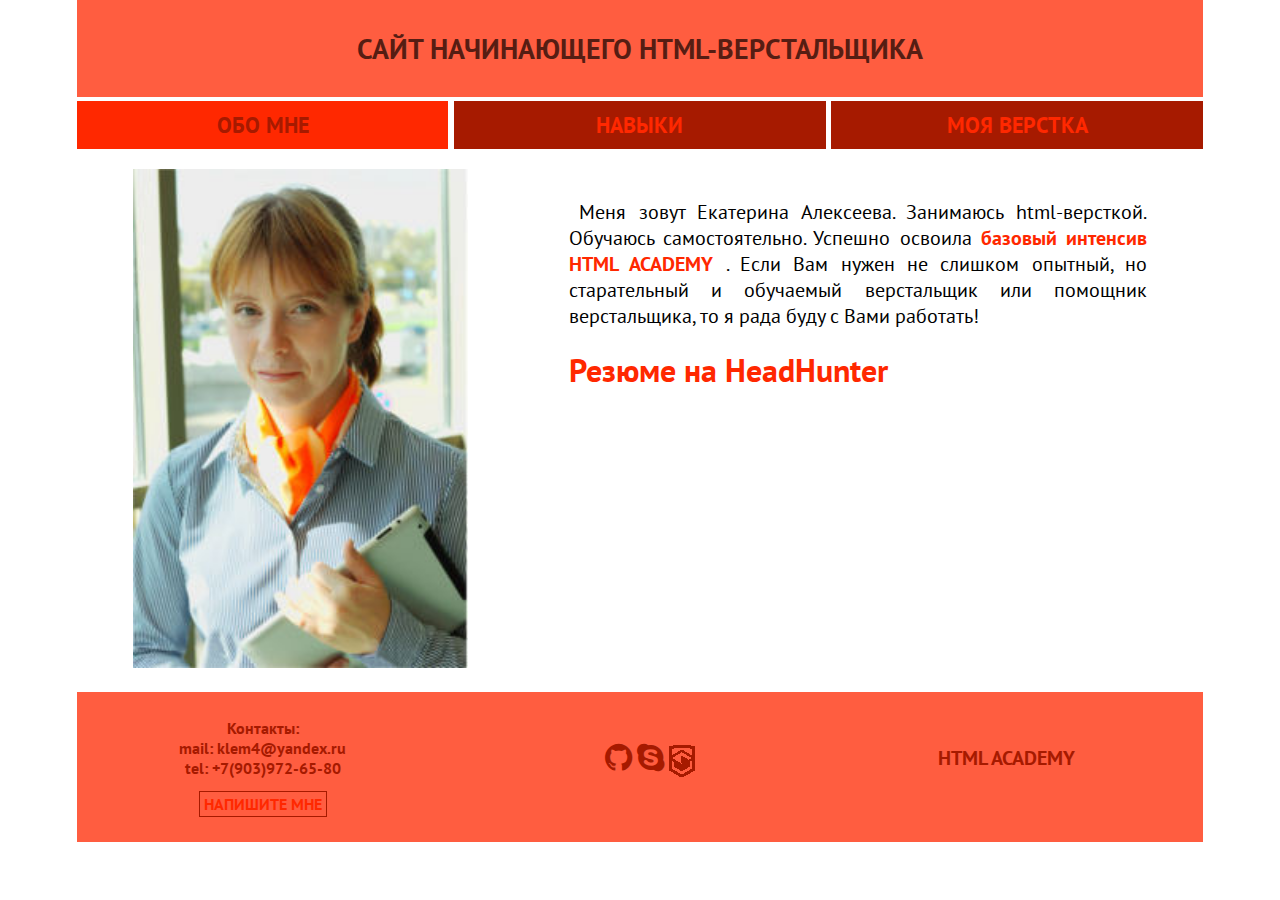
<file: index.html>
<!DOCTYPE html>
<html lang="ru-RU">

<head>
  <title>Обо мне</title>
  <meta charset="utf-8" />
  <link rel="stylesheet" href="css/normalize.css">
  <link rel="stylesheet" href="css/min.css">
  <link href='https://fonts.googleapis.com/css?family=PT+Sans:400,700' rel='stylesheet' type='text/css'>
  <link rel="stylesheet" href="https://maxcdn.bootstrapcdn.com/font-awesome/4.4.0/css/font-awesome.min.css"> </head>

<body>
  <div class="container">
    <header class="main-header">
      <h1>Сайт начинающего HTML-верстальщика</h1>
      <div class="main-menu"> 
   <a class="active" href="index.html">Обо мне</a><!--
        --><a href="skills.html">Навыки</a><!--
        --><a href="impose.html">Моя верстка</a> </div>
    </header>
    <div class="clearfix main-content">
      <div class="content-column main-foto"> <img src="img/kate.jpg" alt=""> </div>
      <!--
-->
      <div class="content-column main-text">
        <p> Меня зовут Екатерина Алексеева. Занимаюсь html-версткой. Обучаюсь самостоятельно. Успешно освоила
          <a href="https://htmlacademy.ru/intensive/htmlcss">
            <b>базовый интенсив</b> <b>HTML ACADEMY</b> </a>. Если Вам нужен не слишком опытный, но старательный и обучаемый верстальщик или помощник верстальщика, то я рада буду с Вами работать!
        </p>
          <a class="main-cv" href="http://hh.ru/resume/2f758b07ff0372a2a10039ed1f735077744664">Резюме на HeadHunter</a>
      </div>
    </div>
    <footer class="main-footer">
      <div class="footer-column contacts">
        <p>Контакты:
          <br/> mail: klem4@yandex.ru
          <br/> tel: +7(903)972-65-80</p> <a href="mailto:klem4@yandex.ru">Напишите мне</a> </div><!--
--><div class="footer-column social-btn">
        <a href="https://github.com/ekaleks"> <i class="fa fa-github"></i> </a>
        <a href="skype:klem323"> <i class="fa fa-skype"></i> </a>
        <a class="academy-prof" href="https://htmlacademy.ru/profile/id16605">
          <i class="fa-academy-prof"></i> </a>
      </div><!--
--><div class="footer-column link-academy">
        <a href="https://htmlacademy.ru/">HTML ACADEMY</a> </div>
    </footer>
  </div>
</body>

</html>
</file>
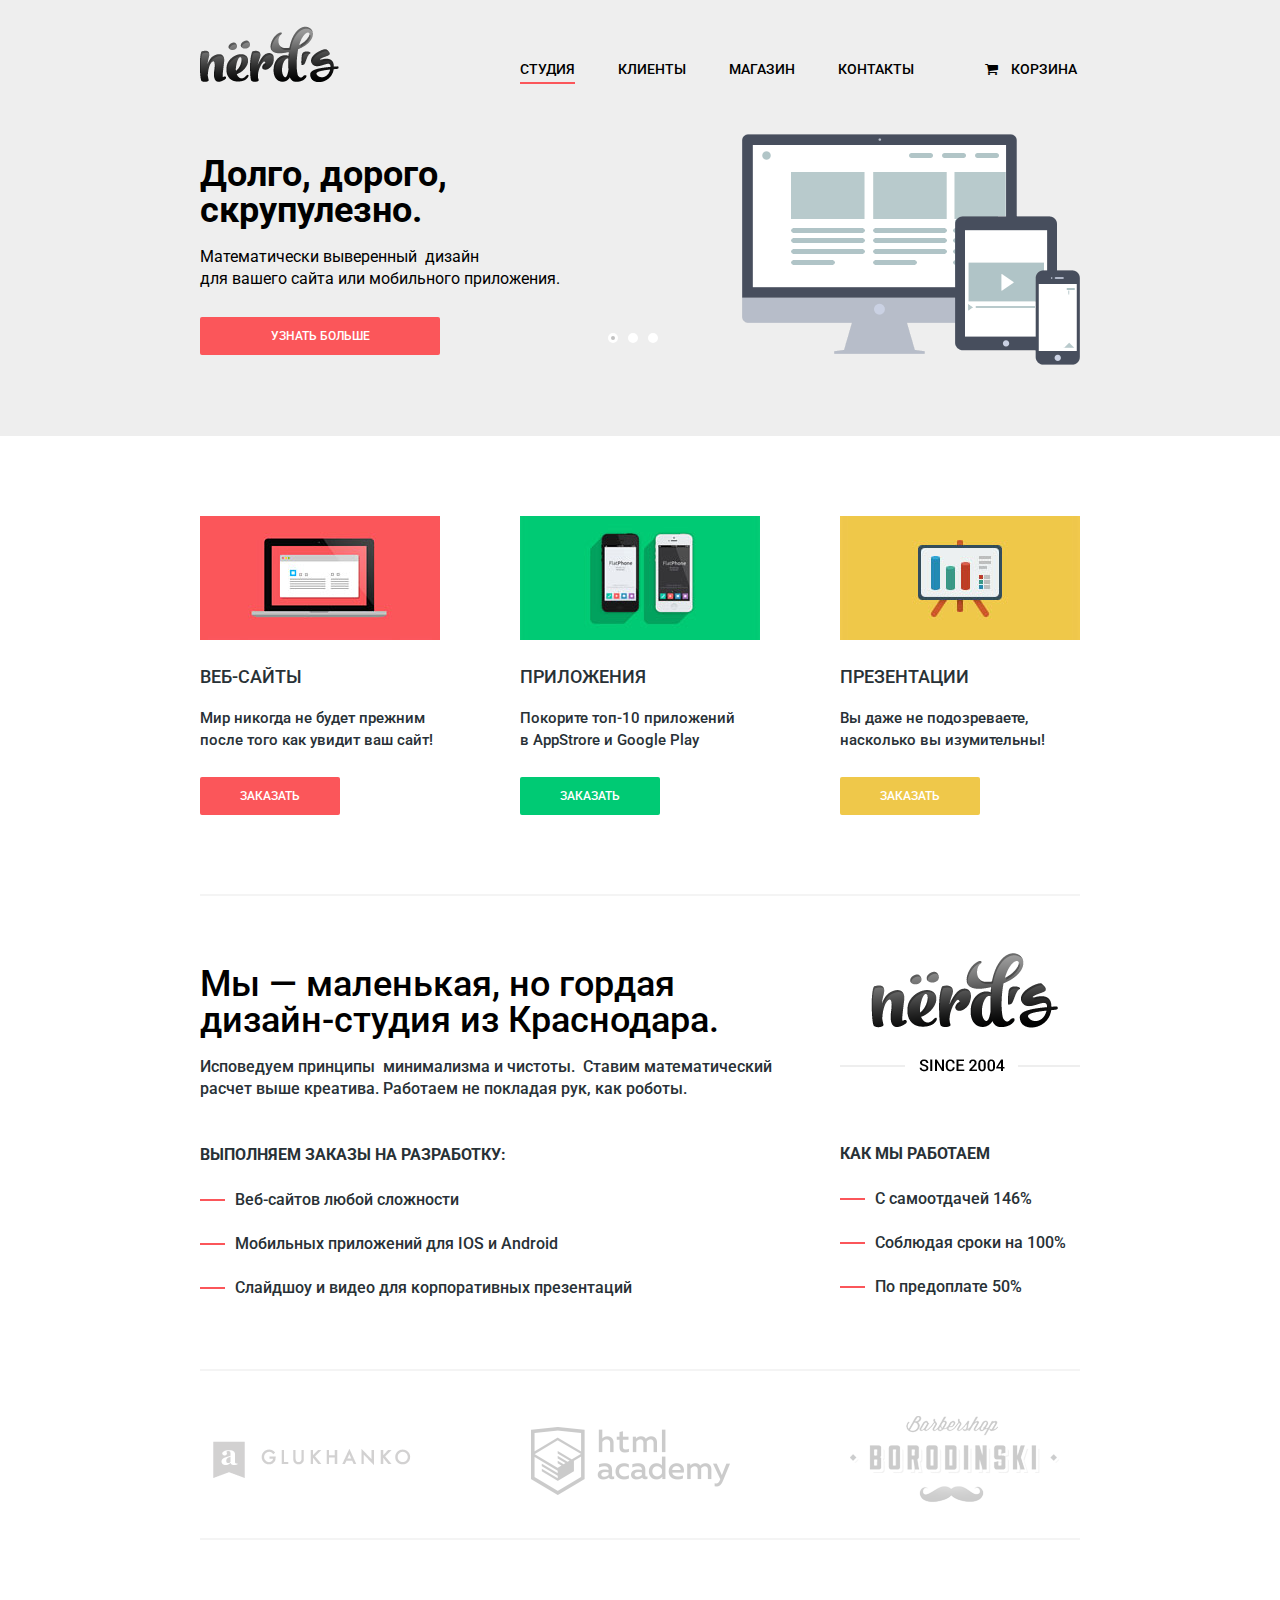
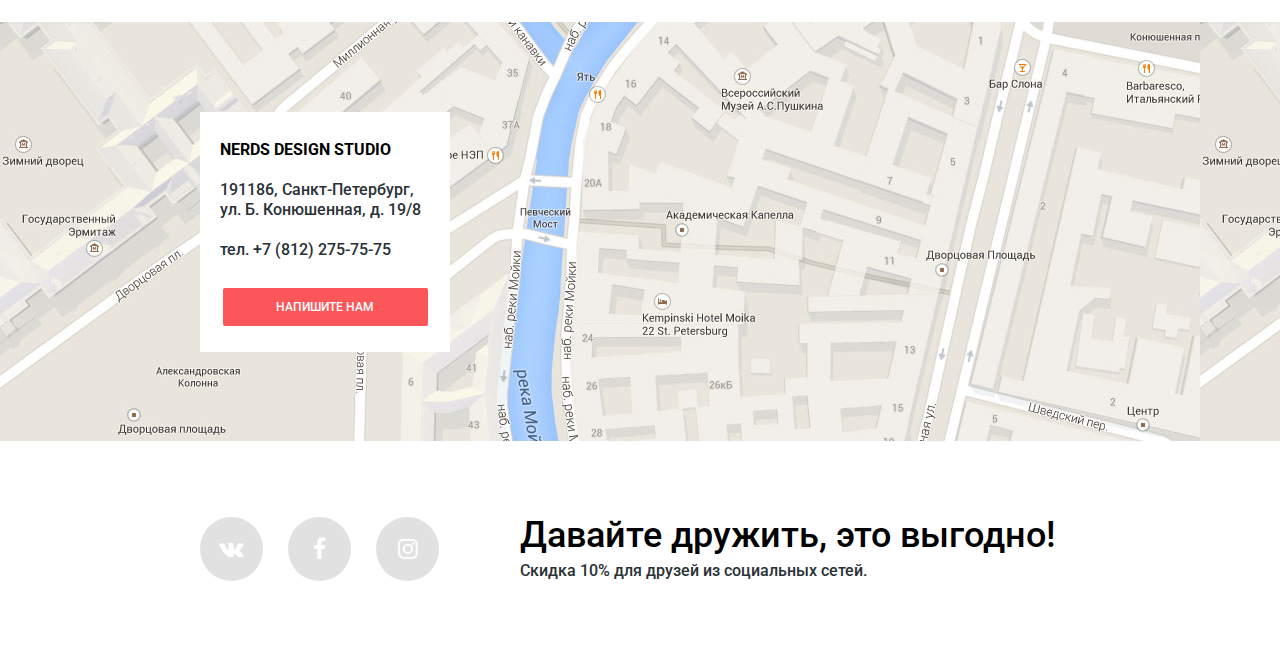
<file: nerds/index.html>
<!DOCTYPE html>
<html lang="ru">

<head>
  <meta charset="utf-8">
  <title>Дизайн-студия "Нёрдс"</title>
  <link rel="stylesheet" href="css/normalize.css">
  <link href="css/min.css" rel="stylesheet">
  <link href="https://fonts.googleapis.com/css?family=Roboto:300,500,400,700" rel="stylesheet" type="text/css">
  <link rel="stylesheet" href="https://maxcdn.bootstrapcdn.com/font-awesome/4.4.0/css/font-awesome.min.css"> </head>

<body class="home-page">
  <header class="main-header">
    <div class="container clearfix">
      <div class="logo">
        <a href="index.html"><img src="img/logo-head.png" width="139" height="56" alt="Nerd's"> </a>
      </div>
      <nav class="main-navigation">
        <ul>
          <li class="active"><a href="index.html">СТУДИЯ</a> </li><!--
          --><li><a href="#">КЛИЕНТЫ</a> </li><!--
          --><li><a href="catalog.html">МАГАЗИН</a> </li><!--
          --><li><a href="#">КОНТАКТЫ</a> </li>
        </ul>
      </nav>
      <div class="basket"> <a href="#"><i class="fa fa-shopping-cart"></i>КОРЗИНА</a> </div>
    </div>
  </header>
  <section class="slider">
    <div class="container clearfix">
      <div class="slide">
        <div class="info">
          <h2>Долго, дорого,<br/> скрупулезно.</h2>
          <p>Математически выверенный&#8194дизайн
            <br/> для вашего сайта или мобильного приложения.
          </p>
          <div class="btn"> <a href="#">УЗНАТЬ БОЛЬШЕ</a> </div>
        </div> <img src="img/slide.png" width="338" height="231" alt="Слайд"> </div>
      <div class="slide">
        <div class="info">
          <h2>Любите ли вы математику,<br/> как любим её мы?</h2>
          <p>Нашим дизайнерам мы удаляем нейроны, ответственные за креатив, чтобы дать им возможность все просчитать
          </p>
          <div class="btn"> <a href="#">УЗНАТЬ БОЛЬШЕ</a> </div>
        </div> <img src="img/calcul-slide.png" width="230" height="249" alt="Калькулятор"> </div>
      <div class="slide">
        <div class="info">
          <h2>Только наркотики,<br/> только хардкор!</h2>
          <p>Все дизайнерские решения в нашей компании принимаются только под воздействием качественных галлюциногенов</p>
          <div class="btn"> <a href="#">УЗНАТЬ БОЛЬШЕ</a> </div>
        </div> <img src="img/rainbow-slide.png" width="333" height="310" alt="Радуга"> </div>
      <div class="toggle">
        <a href="#" class="active"></a>
        <a href="#"></a>
        <a href="#"></a>
      </div>
    </div>
  </section>
  <div class="container clearfix">
    <section class="boxes clearfix">
      <div class="red"> <img src="img/computer-boxes.jpg" width="240" height="124" alt="computer">
        <h3>ВЕБ-САЙТЫ</h3>
        <p>Мир никогда не будет прежним после того как увидит ваш сайт! </p>
        <div class="btn"> <a href="#">ЗАКАЗАТЬ</a> </div>
      </div>
      <div class="green"> <img src="img/phone-boxes.jpg" width="240" height="124" alt="phone">
        <h3>ПРИЛОЖЕНИЯ</h3>
        <p>Покорите топ-10 приложений
          <br/> в AppStrore и Google Play </p>
        <div class="btn"> <a href="#">ЗАКАЗАТЬ</a> </div>
      </div>
      <div class="yellow"> <img src="img/display-boxes.jpg" width="240" height="124" alt="display">
        <h3>ПРЕЗЕНТАЦИИ</h3>
        <p>Вы даже не подозреваете, насколько вы изумительны! </p>
        <div class="btn"> <a href="#">ЗАКАЗАТЬ</a> </div>
      </div>
    </section>
    <section class="concept clearfix">
      <div class="what">
        <h2>Мы &mdash; маленькая, но гордая дизайн-студия из Краснодара.</h2>
        <p>Исповедуем принципы&#8194;минимализма и чистоты.&#8194;Ставим математический расчет выше креатива. Работаем не покладая рук, как роботы.</p>
        <h4>Выполняем заказы на разработку:</h4>
        <ul>
          <li>Веб-сайтов любой сложности</li>
          <li>Мобильных приложений для IOS и Android
          </li>
          <li>Слайдшоу и видео для корпоративных презентаций
          </li>
        </ul>
      </div>
      <div class="how"> <img src="img/logo-studio.png" width="240" height="119" alt="NERD'S">
        <h4>КАК МЫ РАБОТАЕМ</h4>
        <ul>
          <li>С самоотдачей 146%</li>
          <li>Соблюдая сроки на 100%</li>
          <li>По предоплате 50%</li>
        </ul>
      </div>
    </section>
    <section class="friendship">
      <a href="#"><img src="img/logo-gluk1.png" width="198" height="37" alt="Glukhanko"> </a><!--
       --><a href="#"><img src="img/logo-academy1.png" width="199" height="68" alt="html academy"> </a><!--
      --><a href="#"><img src="img/logo-borodinski1.png" width="209" height="90" alt="Barbershop BORODINSKY"> </a>
    </section>
  </div>
  <section class="map">
    <iframe src="https://www.google.com/maps/embed?pb=!1m18!1m12!1m3!1d3092.96548923285!2d30.319769728769398!3d59.93875687948612!2m3!1f0!2f0!3f0!3m2!1i1024!2i768!4f13.1!3m3!1m2!1s0x4696310fca5ba729%3A0xea9c53d4493c879f!2z0JHQvtC70YzRiNCw0Y8g0JrQvtC90Y7RiNC10L3QvdCw0Y8g0YPQuy4sIDE5LCDQodCw0L3QutGCLdCf0LXRgtC10YDQsdGD0YDQsywgMTkxMTg2!5e0!3m2!1sru!2sru!4v1446223620193" allowfullscreen></iframe>
    <div class="contacts">
      <div class="contact-inform">
        <h4>Nerds design studio</h4>
        <p>191186, Санкт-Петербург,
          <br/> ул. Б. Конюшенная, д. 19/8</p>
        <p>тел. +7 (812) 275-75-75</p>
        <div class="btn"> <a class="form-submission" href="#">НАПИШИТЕ НАМ</a> </div>
      </div>
      <div class="contacts-form">
        <a class="contacts-form-close" href="#"><i class="fa fa-times-circle"></i>
        </a>
        <form action="#" method="post">
          <div class="clearfix">
            <div class="name">
              <label> Ваше имя:
                <input type="text" name="name" placeholder="Представьтесь пожалуйста"> </label>
            </div>
            <div class="e-mail">
              <label> Ваш e-mail:
                <input type="text" name="e-mail" placeholder="Для отправки ответа"> </label>
            </div>
          </div>
          <label> Текст письма:
            <input type="text" name="wriht" placeholder="В свободной форме"> </label>
          <input type="submit" value="Отправить">
          <input type="submit" value="Отмена"> </form>
      </div>
    </div>
  </section>
  <footer class="main-footer">
    <div class="container clearfix">
      <div class="social-btn"> <a href="#"><i class="fa fa-vk"></i></a><!--
        --><a href="#"><i class="fa fa-facebook"></i></a><!--
		  --><a href="#"><i class="fa fa-instagram"></i></a> </div>
      <div class="friend">
        <h2>Давайте дружить, это выгодно!</h2>
        <p>Скидка 10% для друзей из социальных сетей.
        </p>
      </div>
    </div>
  </footer>
  <script src="js/min.js"></script>
</body>

</html>
</file>
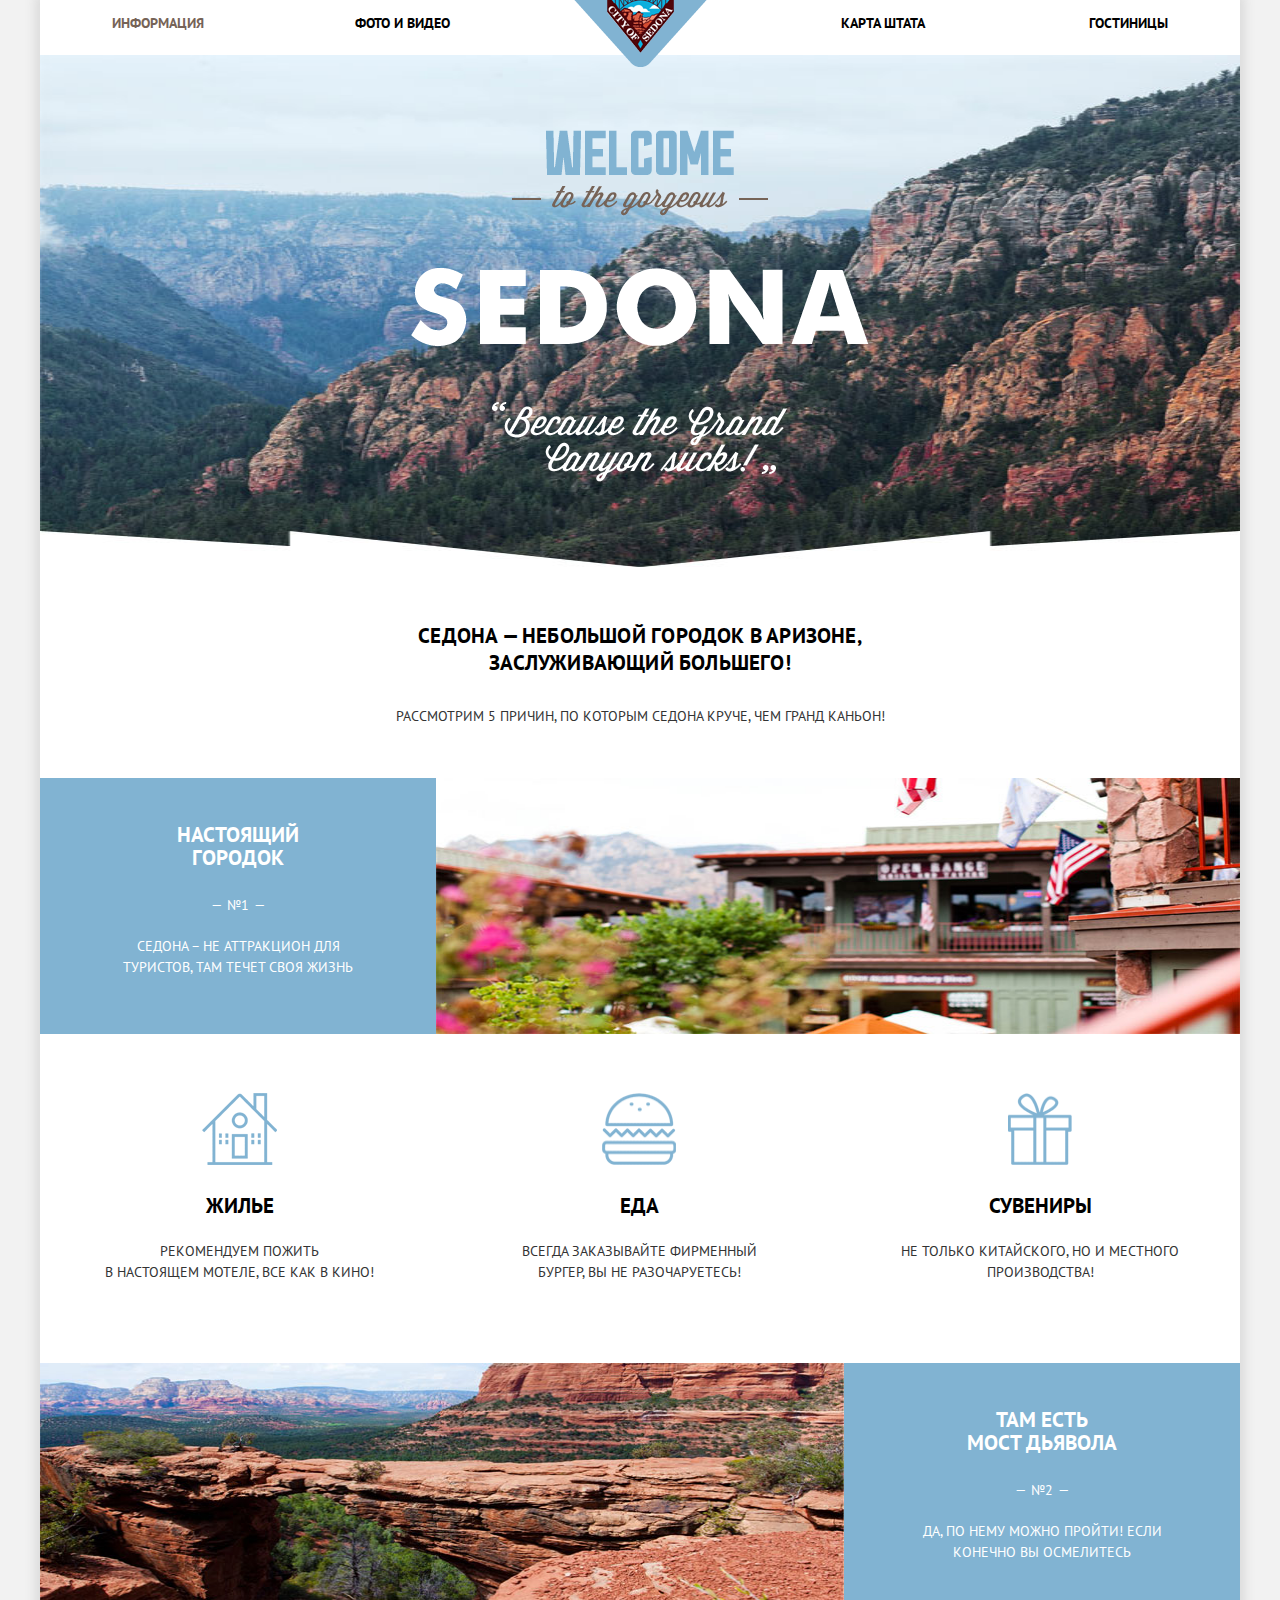
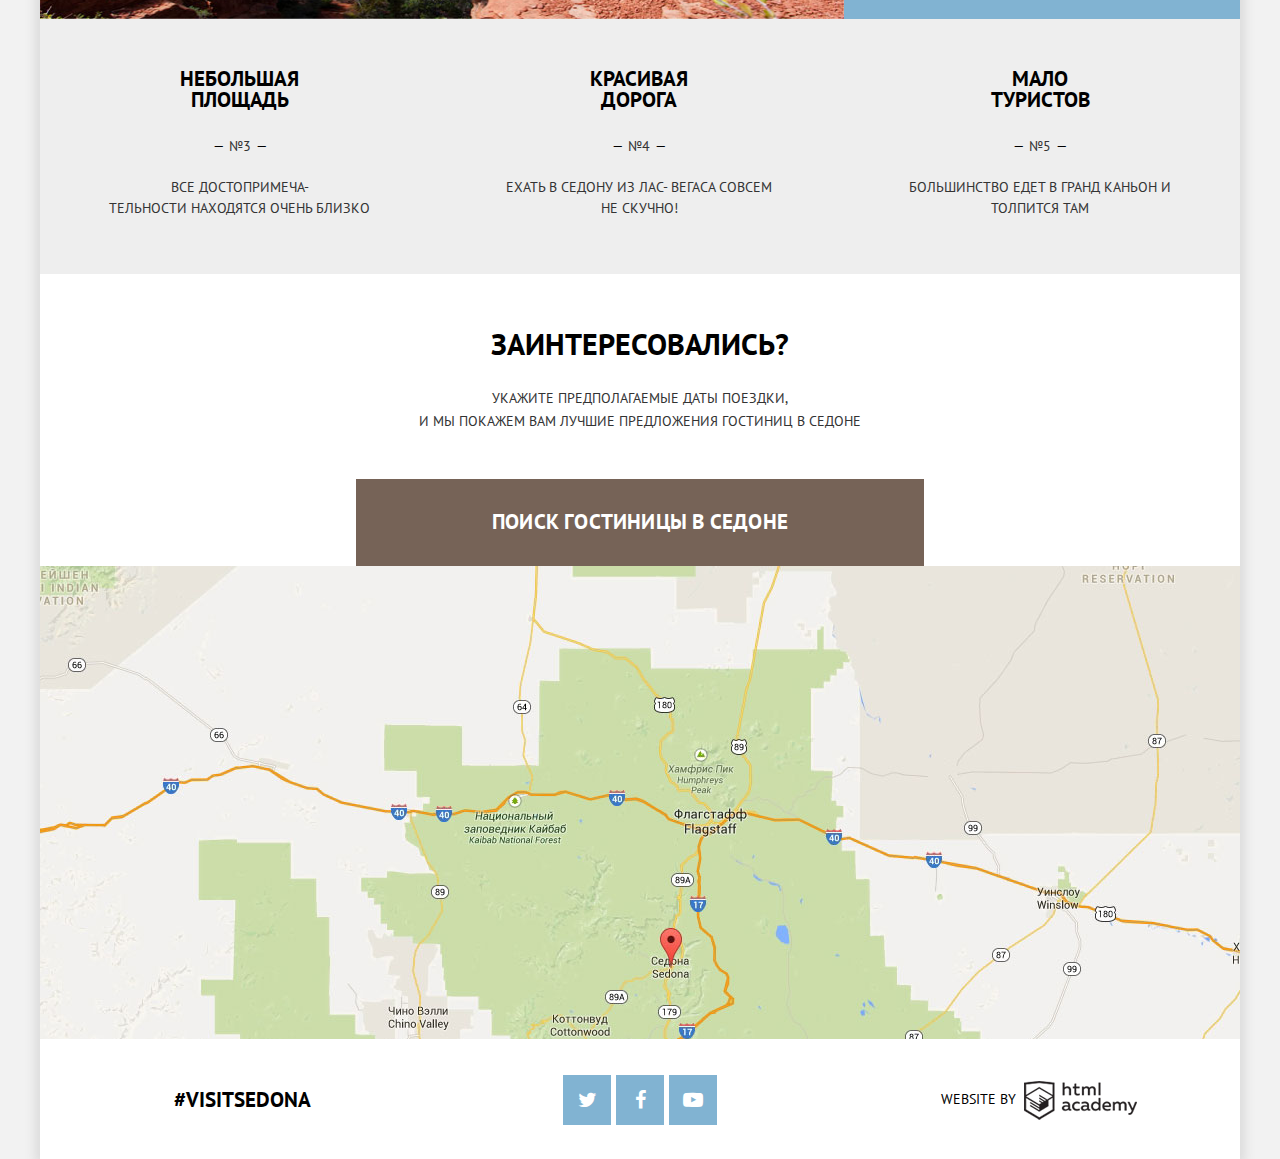
<file: sedona/index.html>
<!DOCTYPE html>
<html lang="ru">

<head>
  <title> Информация </title>  
  <meta charset="utf-8">
  <link rel="stylesheet" href="css/normalize.css">
  <link rel="stylesheet" href="css/style.css">
  <link href='https://fonts.googleapis.com/css?family=PT+Sans:400,700' rel='stylesheet' type='text/css'>
  <link rel="stylesheet" href="https://maxcdn.bootstrapcdn.com/font-awesome/4.4.0/css/font-awesome.min.css">
</head>


<body>
<div class="container">


<header class="main-header">
<nav class="main-navigation">
<div class="main-menu">
<a href="index.html" class="active">Информация</a><!--
--><a href="#">Фото и видео</a><!--
--><a href="#"></a><!--
--><a href="#">Карта штата</a><!--
--><a href="catalog.html">Гостиницы</a>
<div class="logo">
<img src="img/logo.png" alt="Логотип">
</div>
</div>
</nav>
</header>


<section class="welcome">
<img class="sedona-index-background" src="img/sedona-index-background.jpg" alt="" height="513">
<img class="sedona-index" src="img/sedona-index.png" alt="" width="458" height="352">
<h1>Седона &mdash; небольшой городок в Аризоне,<br/> заслуживающий большего!</h1>
<p>Рассмотрим 5 причин, по которым Седона круче, чем Гранд Каньон!</p>
</section>



<section class="real-town clearfix">
<div class="real-town-text">
<h2>Настоящий<br/> городок</h2>
<p><span>№1</span></p>
<p>Седона &ndash; не аттракцион для туристов, там течет своя жизнь</p>
</div>
<img src="img/real-town-background.jpg" class="real-town-img" alt="Настоящий городок" height="256">
</section>



<section class="info-general clearfix">
<div class="info-total info-hotel">
<img class="hotel" src="img/house.png" alt="Жилье" width="75" height="72">
<h2>Жилье</h2>
<p>Рекомендуем пожить<br/> в настоящем мотеле, все как в кино!</p>
</div>
<div class="info-total info-food">
<img class="food" src="img/food.png" alt="Еда" width="74" height="72">
<h2>Еда</h2>
<p>Всегда заказывайте фирменный бургер, вы&nbsp;не разочаруетесь!</p>
</div>
<div class="info-total info-gift">
<img class="gift" src="img/gift.png" alt="Сувениры" width="64" height="72">
<h2>Сувениры</h2>
<p>Не только китайского, но и местного производства!</p>
</div>
</section>



<section class="devil-bridge clearfix">
<img class="devil-bridge-img" src="img/devil's-bridge-background.jpg" alt="Мост дьявола" height="256">
<div class="devil-bridge-text">
<h2>Там есть<br/> мост дьявола</h2>
<p><span>№2</span></p>
<p>Да, по нему можно пройти!
Если конечно вы осмелитесь</p>
</div>
</section>



<section class="features clearfix">
<div class="features-total features-area">
<h2>Небольшая<br/> площадь</h2>
<p><span>№3</span></p>
<p>Все достопримеча-<br/>тельности находятся очень близко</p>
</div>
<div class="features-total features-road">
<h2>Красивая<br/> дорога</h2>
<p><span>№4</span></p>
<p>Ехать в Седону из Лас-&nbsp;Вегаса совсем<br/> не скучно!</p>
</div>
<div class="features-total features-traffic">
<h2>Мало<br/> туристов</h2>
<p><span>№5</span></p>
<p>Большинство едет в Гранд Каньон и толпится там</p>
</div>
</section>



<section class="search-hotel">
<h1>Заинтересовались?</h1>
<p>Укажите предполагаемые даты поездки,<br/>
и мы покажем вам лучшие предложения гостиниц в Седоне</p>
<a href="#" class="btn btn-search">Поиск гостиницы в седоне</a>
</section>
<form action="#" method="post" class="form-search-hotel" >
<a href="#" class="form-search-hotel-close"><i class="fa fa-times-circle"></i></a>
<label for="date-arrival">Дата заезда:</label>
<input type="text" id="date-arrival" value="24 апреля 2014">
<label for="date-depart">Дата выезда:</label>
<input type="text" id="date-depart" value="4 июля 2014">
<label for="adults">Взрослые:</label>
<input type="text" id="adults" value="2">
<label for="childs">Дети:</label>
<input type="text" id="childs" value="0">
<a href="">Найти</a>

</form>



<section class="map">

<iframe src="https://www.google.com/maps/embed?pb=!1m18!1m12!1m3!1d104770.2007902291!2d-111.86517909680701!3d34.854499195230936!2m3!1f0!2f0!3f0!3m2!1i1024!2i768!4f13.1!3m3!1m2!1s0x872da132f942b00d%3A0x5548c523fa6c8efd!2z0KHQtdC00L7QvdCwLCDQkNGA0LjQt9C-0L3QsCA4NjMzNiwg0KHQqNCQ!5e0!3m2!1sru!2sru!4v1462797055892"  height="473" style="border-width:0" allowfullscreen></iframe>
</section>



<footer class="main-footer clearfix">

<div class="visit">
<a href="#">#Visitsedona</a>
</div>
<div class="social-btn">
<a href="#"><i class="fa fa-twitter"></i></a><!--
--><a href="#"><i class="fa fa-facebook"></i></a><!--
--><a href="#"><i class="fa fa-youtube-play"></i></a>
</div>
<div class="academy">
<a href="index.html">
<div>WEBSITE BY</div>
<div class="academy-img"></div>
</a>
</div>
</footer>


</div>
<script src="js/sedona.js"></script>
</body>
</file>
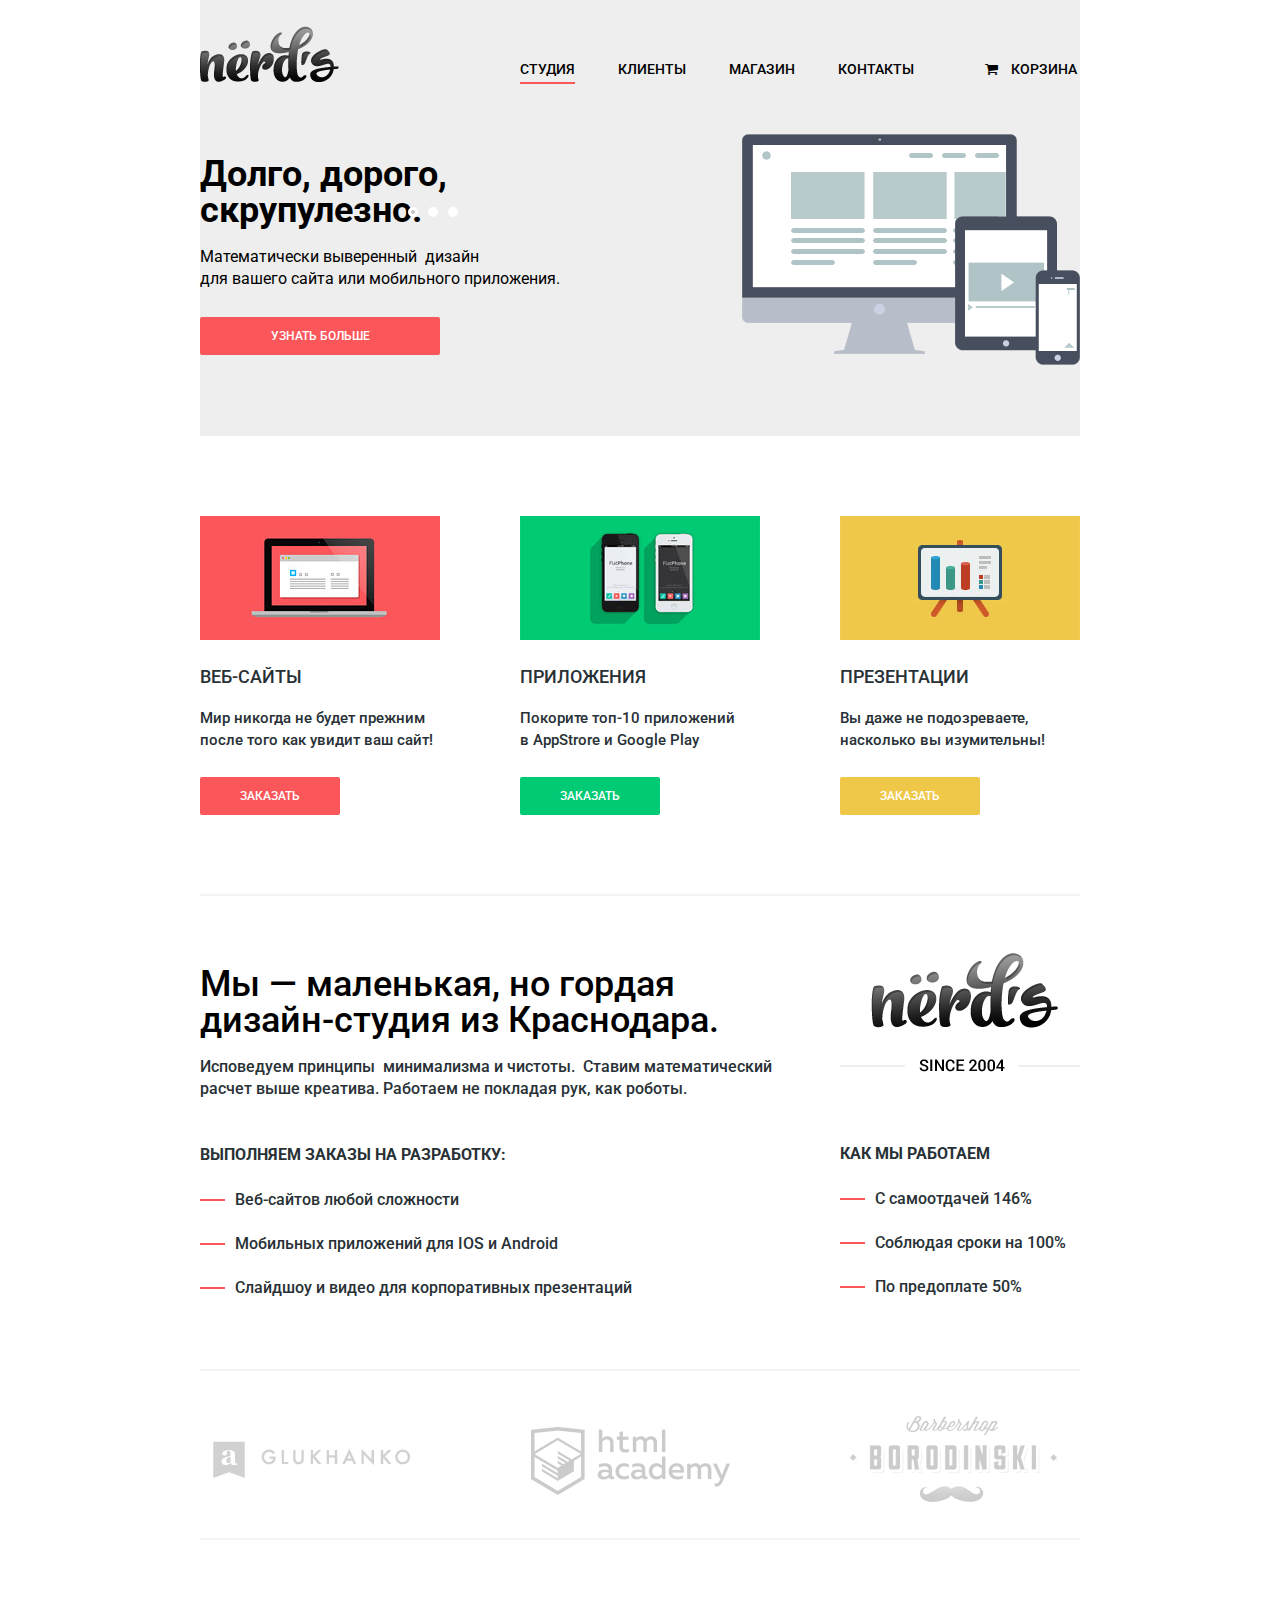
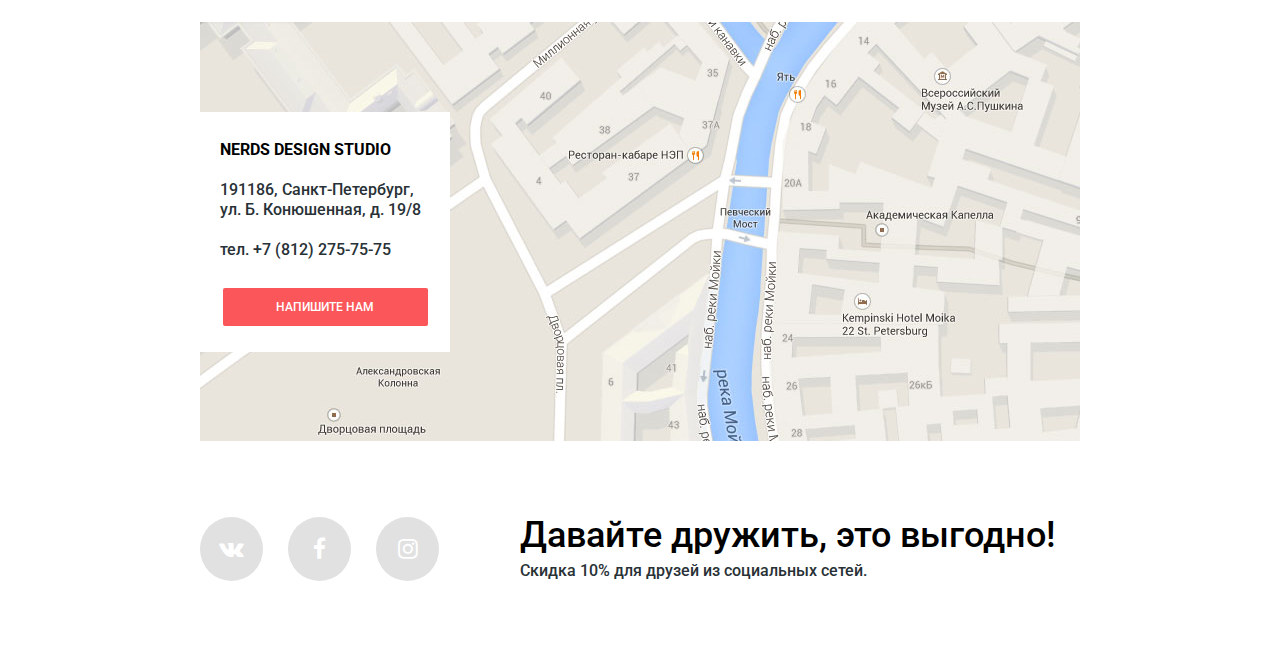
<file: nerds/img/index.html>
<!DOCTYPE html>
<html lang="ru">

<head>
  <meta charset="utf-8">
  <title>Дизайн-студия "Нёрдс"</title>
  <link rel="stylesheet" href="css/normalize.css">
  <link href="css/min.css" rel="stylesheet">
  <link href="https://fonts.googleapis.com/css?family=Roboto:300,500,400,700" rel="stylesheet" type="text/css">
  <link rel="stylesheet" href="https://maxcdn.bootstrapcdn.com/font-awesome/4.4.0/css/font-awesome.min.css"> </head>

<body class="home-page">
  <header class="main-header container clearfix ">
      <div class="logo">
        <a href="index.html"><img src="img/logo-head.png" width="139" height="56" alt="Nerd's"> </a>
      </div>
      <nav class="main-navigation">
        <ul>
          <li class="active"><a href="index.html">СТУДИЯ</a> </li><!--
          --><li><a href="#">КЛИЕНТЫ</a> </li><!--
          --><li><a href="catalog.html">МАГАЗИН</a> </li><!--
          --><li><a href="#">КОНТАКТЫ</a> </li>
        </ul>
      </nav>
      <div class="basket"> <a href="#"><i class="fa fa-shopping-cart"></i>КОРЗИНА</a> </div>
  </header>
  <section class="slider container clearfix">
   
      <div class="slide">	
        <div class="info">
          <h2>Долго, дорого,<br/> скрупулезно.</h2>
          <p>Математически выверенный&#8194дизайн
            <br/> для вашего сайта или мобильного приложения.
          </p>
          <div class="btn"> <a href="#">УЗНАТЬ БОЛЬШЕ</a> </div>
        </div> <img src="img/slide.png" width="338" height="231" alt="Слайд">
		</div>
      <div class="slide">
        <div class="info">
          <h2>Любите ли вы математику,<br/> как любим её мы?</h2>
          <p>Нашим дизайнерам мы удаляем нейроны, ответственные за креатив, чтобы дать им возможность все просчитать
          </p>
          <div class="btn"> <a href="#">УЗНАТЬ БОЛЬШЕ</a> </div>
        </div> <img src="img/calcul-slide.png" width="230" height="249" alt="Калькулятор"> </div>
      <div class="slide">
        <div class="info">
          <h2>Только наркотики,<br/> только хардкор!</h2>
          <p>Все дизайнерские решения в нашей компании принимаются только под воздействием качественных галлюциногенов</p>
          <div class="btn"> <a href="#">УЗНАТЬ БОЛЬШЕ</a> </div>
        </div> <img src="img/rainbow-slide.png" width="333" height="310" alt="Радуга"> </div>
      <div class="toggle">
        <a href="#" class="active"></a>
        <a href="#"></a>
        <a href="#"></a>
      </div>
    
  </section>
  <div class="container clearfix">
    <section class="boxes clearfix">
      <div class="red"> <img src="img/computer-boxes.jpg" width="240" height="124" alt="computer">
        <h3>ВЕБ-САЙТЫ</h3>
        <p>Мир никогда не будет прежним после того как увидит ваш сайт! </p>
        <div class="btn"> <a href="#">ЗАКАЗАТЬ</a> </div>
      </div>
      <div class="green"> <img src="img/phone-boxes.jpg" width="240" height="124" alt="phone">
        <h3>ПРИЛОЖЕНИЯ</h3>
        <p>Покорите топ-10 приложений
          <br/> в AppStrore и Google Play </p>
        <div class="btn"> <a href="#">ЗАКАЗАТЬ</a> </div>
      </div>
      <div class="yellow"> <img src="img/display-boxes.jpg" width="240" height="124" alt="display">
        <h3>ПРЕЗЕНТАЦИИ</h3>
        <p>Вы даже не подозреваете, насколько вы изумительны! </p>
        <div class="btn"> <a href="#">ЗАКАЗАТЬ</a> </div>
      </div>
    </section>
    <section class="concept clearfix">
      <div class="what">
        <h2>Мы &mdash; маленькая, но гордая дизайн-студия из Краснодара.</h2>
        <p>Исповедуем принципы&#8194;минимализма и чистоты.&#8194;Ставим математический расчет выше креатива. Работаем не покладая рук, как роботы.</p>
        <h4>Выполняем заказы на разработку:</h4>
        <ul>
          <li>Веб-сайтов любой сложности</li>
          <li>Мобильных приложений для IOS и Android
          </li>
          <li>Слайдшоу и видео для корпоративных презентаций
          </li>
        </ul>
      </div>
      <div class="how"> <img src="img/logo-studio.png" width="240" height="119" alt="NERD'S">
        <h4>КАК МЫ РАБОТАЕМ</h4>
        <ul>
          <li>С самоотдачей 146%</li>
          <li>Соблюдая сроки на 100%</li>
          <li>По предоплате 50%</li>
        </ul>
      </div>
    </section>
    <section class="friendship">
      <a href="#"><img src="img/logo-gluk1.png" width="198" height="37" alt="Glukhanko"> </a><!--
       --><a href="#"><img src="img/logo-academy1.png" width="199" height="68" alt="html academy"> </a><!--
      --><a href="#"><img src="img/logo-borodinski1.png" width="209" height="90" alt="Barbershop BORODINSKY"> </a>
    </section>
  </div>
  <section class="map container">
    <iframe src="https://www.google.com/maps/embed?pb=!1m18!1m12!1m3!1d3092.96548923285!2d30.319769728769398!3d59.93875687948612!2m3!1f0!2f0!3f0!3m2!1i1024!2i768!4f13.1!3m3!1m2!1s0x4696310fca5ba729%3A0xea9c53d4493c879f!2z0JHQvtC70YzRiNCw0Y8g0JrQvtC90Y7RiNC10L3QvdCw0Y8g0YPQuy4sIDE5LCDQodCw0L3QutGCLdCf0LXRgtC10YDQsdGD0YDQsywgMTkxMTg2!5e0!3m2!1sru!2sru!4v1446223620193" allowfullscreen></iframe>
    <div class="contacts">
      <div class="contact-inform">
        <h4>Nerds design studio</h4>
        <p>191186, Санкт-Петербург,
          <br/> ул. Б. Конюшенная, д. 19/8</p>
        <p>тел. +7 (812) 275-75-75</p>
        <div class="btn"> <a class="form-submission" href="#">НАПИШИТЕ НАМ</a> </div>
      </div>
      <div class="contacts-form">
        <a class="contacts-form-close" href="#"><i class="fa fa-times-circle"></i>
        </a>
        <form action="#" method="post">
          <div class="clearfix">
            <div class="name">
              <label> Ваше имя:
                <input type="text" name="name" placeholder="Представьтесь пожалуйста"> </label>
            </div>
            <div class="e-mail">
              <label> Ваш e-mail:
                <input type="text" name="e-mail" placeholder="Для отправки ответа"> </label>
            </div>
          </div>
          <label> Текст письма:
            <input type="text" name="wriht" placeholder="В свободной форме"> </label>
          <input type="submit" value="Отправить">
          <input type="submit" value="Отмена"> </form>
      </div>
    </div>
  </section>
  <footer class="main-footer">
    <div class="container clearfix">
      <div class="social-btn"> <a href="#"><i class="fa fa-vk"></i></a><!--
        --><a href="#"><i class="fa fa-facebook"></i></a><!--
		  --><a href="#"><i class="fa fa-instagram"></i></a> </div>
      <div class="friend">
        <h2>Давайте дружить, это выгодно!</h2>
        <p>Скидка 10% для друзей из социальных сетей.
        </p>
      </div>
    </div>
  </footer>
  <script src="js/min.js"></script>
</body>

</html>
</file>
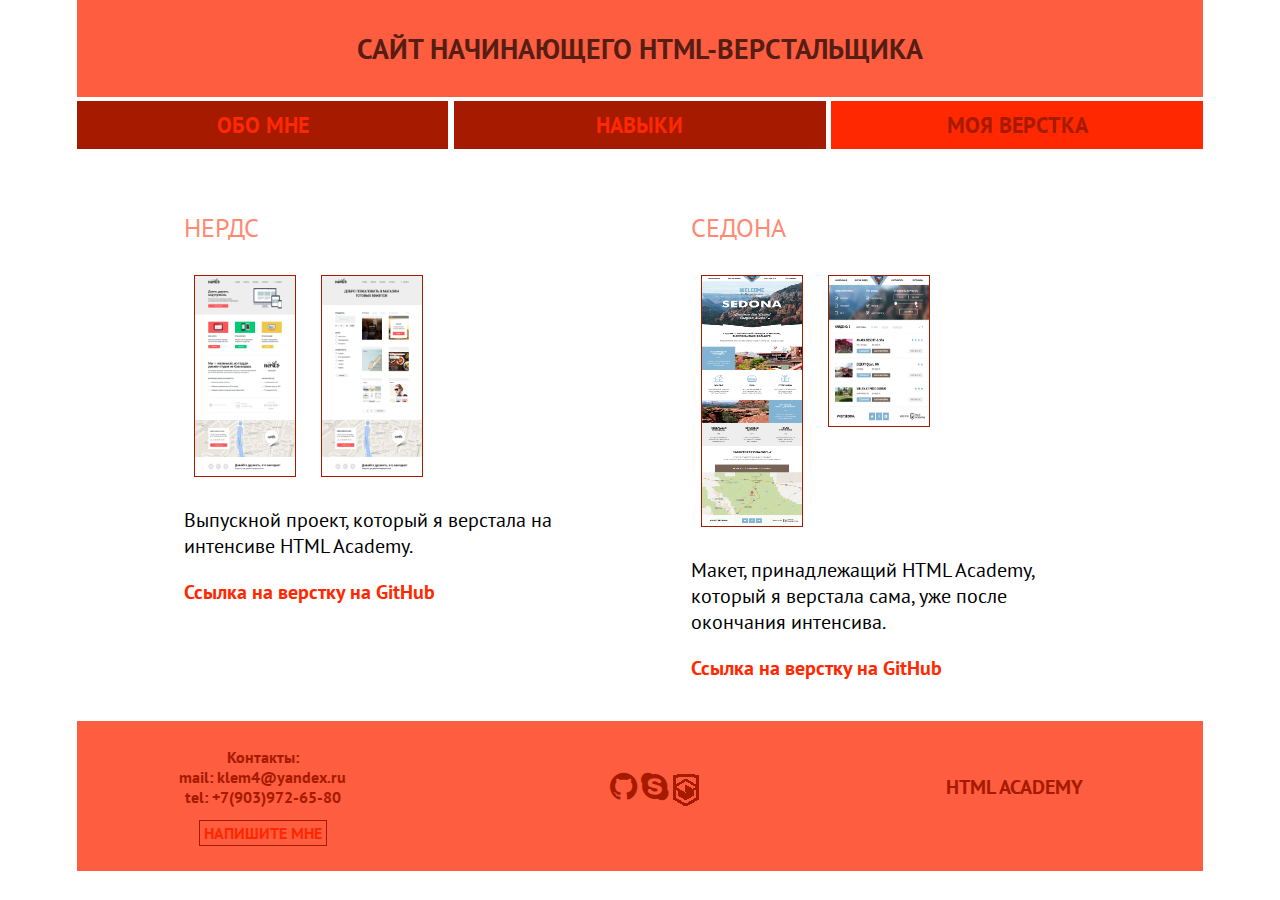
<file: impose.html>
<!DOCTYPE html>
<html lang="ru-RU">

<head>
  <title>Моя верстка</title>
  <meta charset="utf-8" />
  <link rel="stylesheet" href="css/normalize.css">
  <link rel="stylesheet" href="css/min.css">
  <link href='https://fonts.googleapis.com/css?family=PT+Sans:400,700' rel='stylesheet' type='text/css'>
  <link rel="stylesheet" href="https://maxcdn.bootstrapcdn.com/font-awesome/4.4.0/css/font-awesome.min.css">
</head>

<body>
  <div class="container">
    <header class="main-header">
      <h1>Сайт начинающего HTML-верстальщика</h1>
      <div class="main-menu">
        <a href="index.html">Обо мне</a><!--
--><a href="skills.html">Навыки</a><!--
--><a class="active" href="impose.html">Моя верстка</a>
      </div>
    </header>





    <div class="main-content-impose clearfix">

      <div class=" project-nerds">
        <h2>Нердс</h2>

        <a class="nerds-index-img" href="#popap-nerds-index"><img src="img/nerds1.jpg" alt="" width="100" height="200">
        </a>
        <!--
-->
        <a class="nerds-catalog-img" href="#popap-nerds-catalog"><img src="img/nerds-katalog2.png" alt="" width="100" height="200">
        </a>
        <div class="popap-nerds-index" id="popap-nerds-index">
          <a class="popap-close" href="#"><i class="fa fa-times" ></i></a>
          <a class="show-project" href="nerds/index.html">Посмотреть</a>
        </div>
        <div class="popap-nerds-catalog" id="popap-nerds-catalog">
          <a class="popap-close" href="#"><i class="fa fa-times" ></i></a>
          <a class="show-project" href="nerds/catalog.html">Посмотреть</a>
        </div>
        <p>Выпускной проект, который я верстала на интенсиве HTML Academy.</p>
        <a href="https://github.com/ekaleks/nerds">Ссылка на верстку на GitHub</a>
      </div>

      <div class="project-sedona">
        <h2>Седона</h2>
        <a class="sedona-index-img" href="#popap-sedona-index"><img src="img/sedona-index-768.jpg" alt="" width="100" height="250">
        </a>
        <!--
-->
        <a class="sedona-catalog-img" href="#popap-sedona-catalog"><img src="img/sedona-768.jpg" alt="" width="100" height="150">
        </a>
        <div class="popap-sedona-index" id="popap-sedona-index">
          <a class="popap-close" href="#"><i class="fa fa-times" ></i></i></a>
          <a class="show-project" href="sedona/index.html">Посмотреть</a>
        </div>
        <div class="popap-sedona-catalog" id="popap-sedona-catalog">
          <a class="popap-close" href="#"><i class="fa fa-times" ></i></a>
          <a class="show-project" href="sedona/catalog.html">Посмотреть</a>
        </div>
        <p>Макет, принадлежащий HTML Academy, который я верстала сама, уже после окончания интенсива.</p>
        <a href="https://github.com/ekaleks/sedona">Ссылка на верстку на GitHub</a>
      </div>

    </div>



    <footer class="main-footer">

      <div class="footer-column contacts">
        <p>Контакты:
          <br/> mail: klem4@yandex.ru
          <br/> tel: +7(903)972-65-80</p>
        <a href="mailto:klem4@yandex.ru">Напишите мне</a>
      </div>
      <!--

-->
      <div class="footer-column social-btn">
        <a href="https://github.com/ekaleks">
          <i class="fa fa-github"></i>
        </a>
        <a href="skype:klem323">
          <i class="fa fa-skype"></i>
        </a>
        <a class="academy-prof" href="https://htmlacademy.ru/profile/id16605">
          <i class="fa-academy-prof"></i>
        </a>
      </div>
      <!--

-->
      <div class="footer-column link-academy">
        <a href="https://htmlacademy.ru/">HTML ACADEMY</a>
      </div>
    </footer>
  </div>
</body>

</html>
</file>
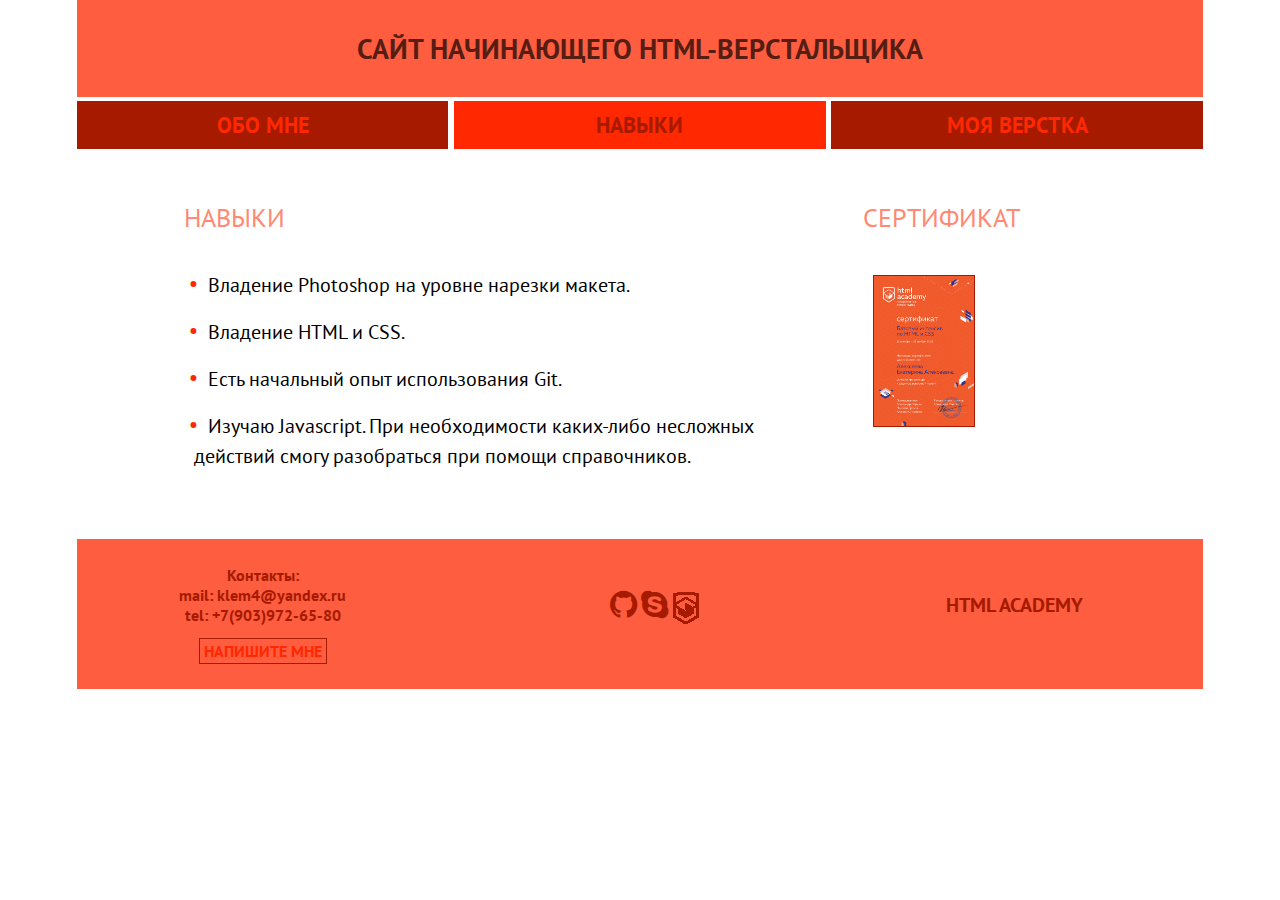
<file: skills.html>
<!DOCTYPE html>
<html lang="ru-RU">

<head>
  <title>Навыки</title>
  <meta charset="utf-8" />
  <link rel="stylesheet" href="css/normalize.css">
  <link rel="stylesheet" href="css/min.css">
  <link href='https://fonts.googleapis.com/css?family=PT+Sans:400,700' rel='stylesheet' type='text/css'>
  <link rel="stylesheet" href="https://maxcdn.bootstrapcdn.com/font-awesome/4.4.0/css/font-awesome.min.css">
</head>

<body>
  <div class="container">
    <header class="main-header">
      <h1>Сайт начинающего HTML-верстальщика</h1>
      <div class="main-menu">
        <a href="index.html">Обо мне</a><!--
--><a class="active" href="skills.html">Навыки</a><!--
--><a href="impose.html">Моя верстка</a>
      </div>
    </header>
 
 
    <div class="clearfix main-content-skills">

      <div class="main-skills">
        <h2>Навыки</h2>
        <ul>

          <li> Владение Photoshop на уровне нарезки макета.
          </li>

          <li> Владение HTML и CSS.
          </li>

          <li> Есть начальный опыт использования Git.
          </li>
          
          <li> Изучаю Javascript. При необходимости каких-либо несложных действий 
          смогу разобраться при помощи справочников.
          </li>
          

        </ul>
      </div>

      <div class="main-certificate">
        <h2>Сертификат
</h2>
        <div>
          <a class="popap-certificate-img" href="#">
            <img src="img/HTMLAcademy-16605.jpeg" alt="" width="100" height="150">
          </a>
          <div class="popap-certificate">
            <a class="popap-close" href="#">
              <i class="fa fa-times"></i>
            </a>
          </div>
        </div>
      </div>
    </div>


    <footer class="main-footer">

      <div class="footer-column contacts">
        <p>Контакты:
          <br/> mail: klem4@yandex.ru
          <br/> tel: +7(903)972-65-80</p>
        <a href="mailto:klem4@yandex.ru">Напишите мне</a>
      </div>
      <!--

-->
      <div class="footer-column social-btn">
        <a href="https://github.com/ekaleks"><i class="fa fa-github"></i></a>
        <a href="skype:klem323"><i class="fa fa-skype"></i></a>
        <a href="https://htmlacademy.ru/profile/id16605" class="academy-prof"><i class="fa-academy-prof"></i></a>
      </div>
      <!--

-->
      <div class="footer-column link-academy">
        <a href="https://htmlacademy.ru/">HTML ACADEMY</a>
      </div>
    </footer>
  </div>
  <script src="js/ekaleks.js"></script>
</body>

</html>
</file>
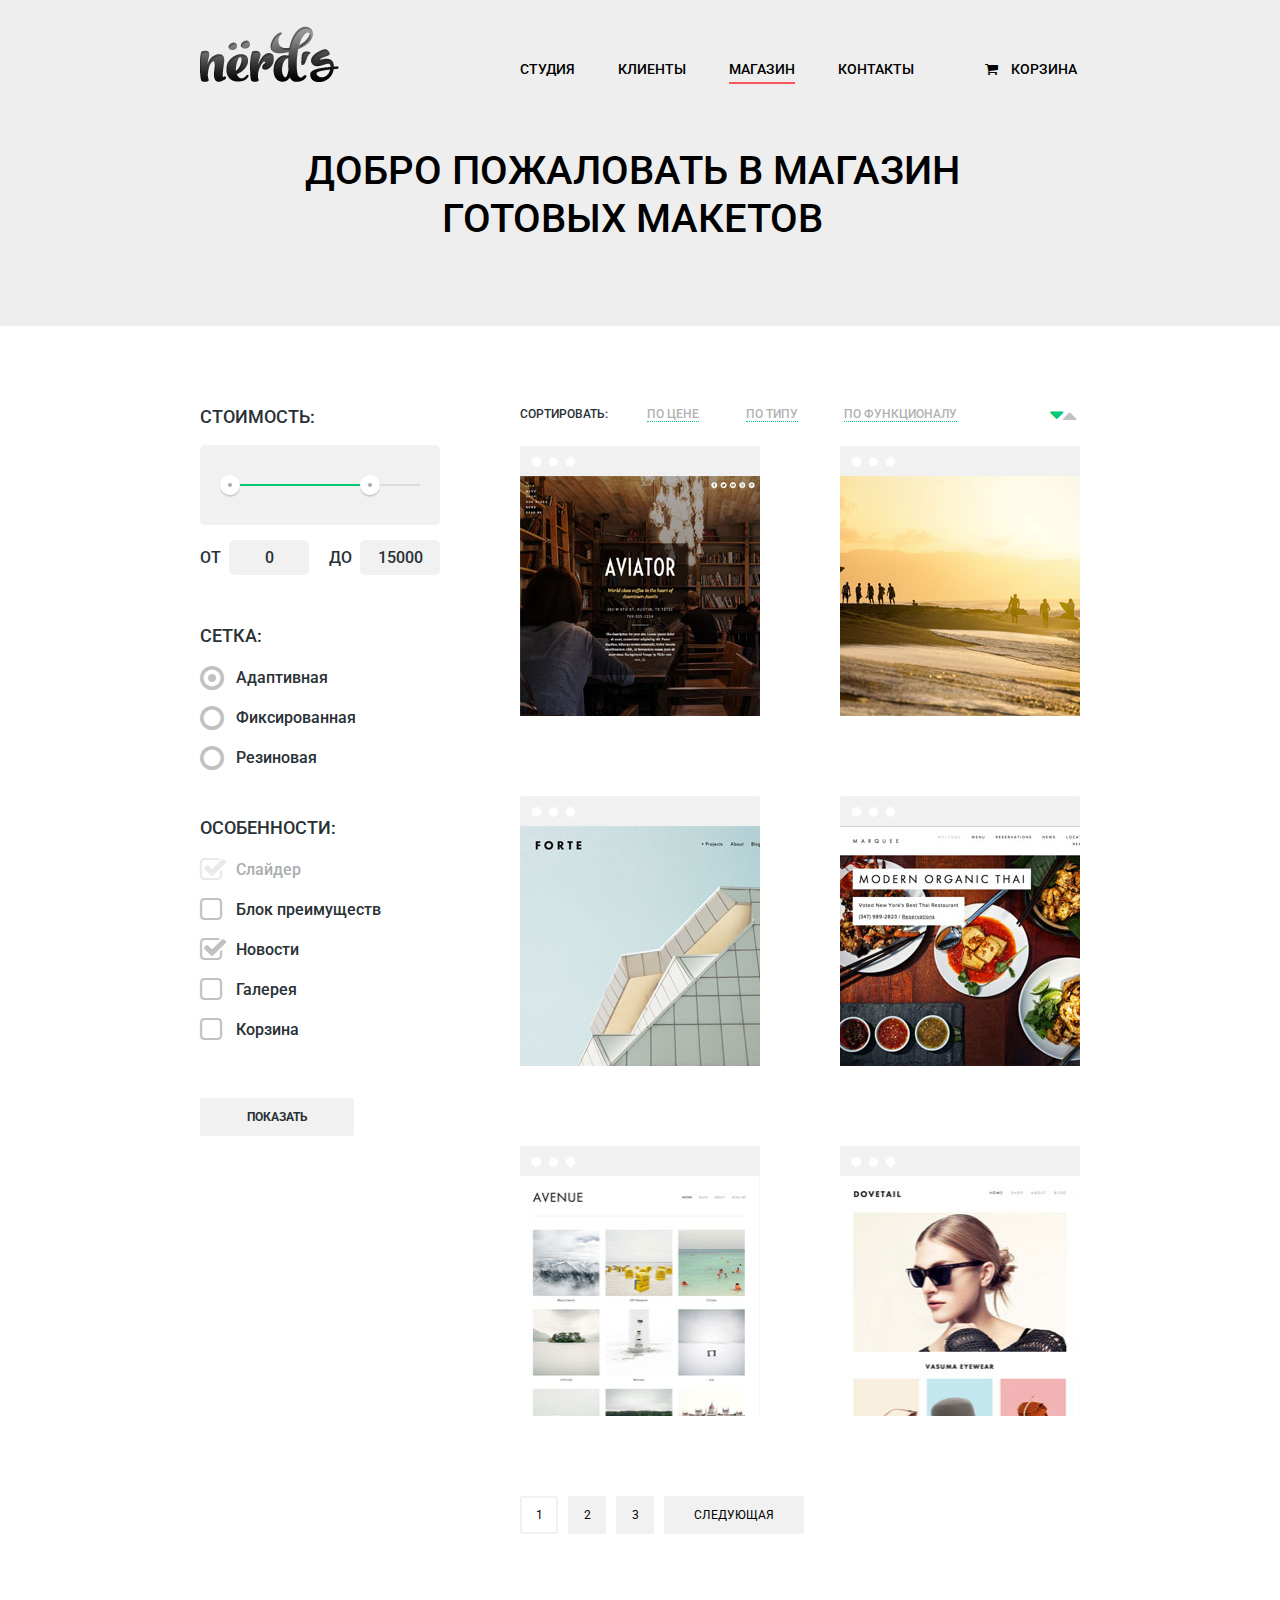
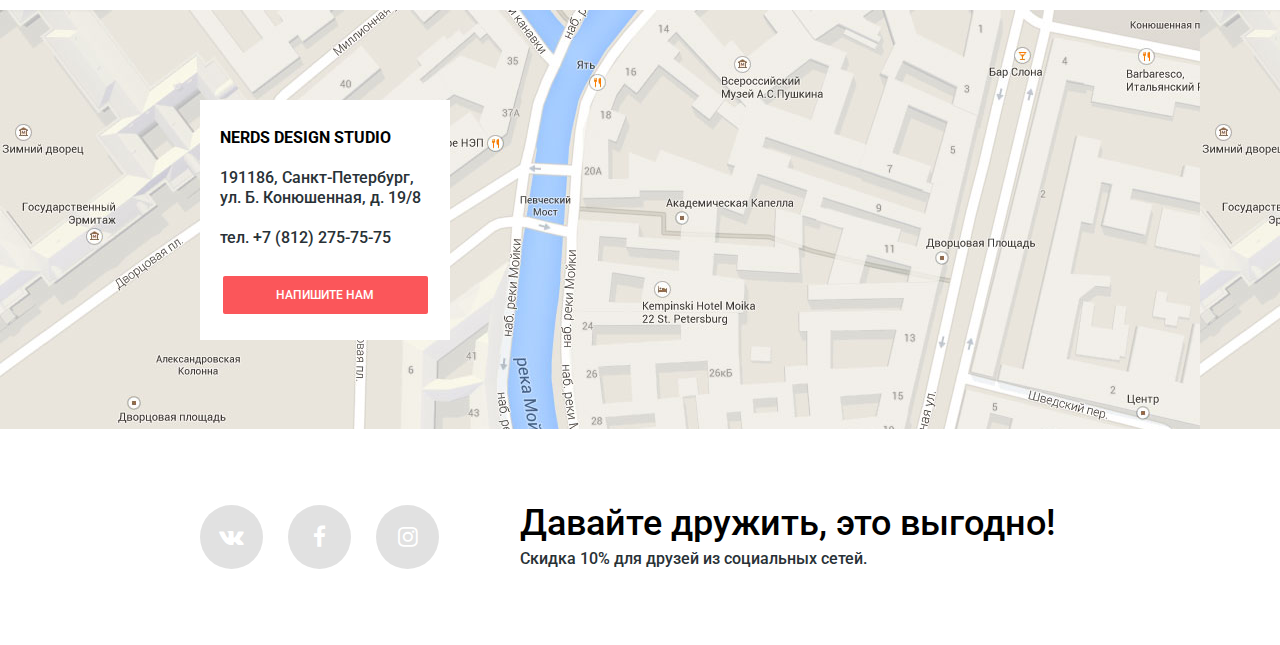
<file: nerds/catalog.html>
<!DOCTYPE html>
<html lang="ru">

<head>
  <meta charset="utf-8">
  <title>Дизайн-студия "Нёрдс"</title>
  <link rel="stylesheet" href="css/normalize.css">
  <link href="css/min.css" rel="stylesheet">
  <link href="https://fonts.googleapis.com/css?family=Roboto:300,500,400,700" rel="stylesheet" type="text/css">
  <link rel="stylesheet" href="https://maxcdn.bootstrapcdn.com/font-awesome/4.4.0/css/font-awesome.min.css">
</head>

<body class="inner-page">
  <header class="main-header">
    <div class="container clearfix">
      <div class="logo">
        <a href="index.html"><img src="img/logo-head.png" width="139" height="56" alt="Nerd's">
        </a>
      </div>
      <nav class="main-navigation">
        <ul>
          <li><a href="index.html">СТУДИЯ</a>
          </li><!--
          --><li><a href="#">КЛИЕНТЫ</a>
          </li><!--
          --><li class="active"><a href="catalog.html">МАГАЗИН</a>
          </li><!--
          --><li><a href="#">КОНТАКТЫ</a>
          </li>
        </ul>
      </nav>
      <div class="basket">
        <a href="#"><i class="fa fa-shopping-cart"></i>КОРЗИНА</a>
      </div>
    </div>
  </header>
  <section class="welcome">
    <div class="container">
      <h1>Добро пожаловать в магазин<br/>
		  готовых макетов</h1>
    </div>
  </section>
  <div class="columns">
    <div class="container clearfix">
      <section class="forms">
        <form action="#" method="post">
          <div class="price">
            <h3>Стоимость:</h3>
            <div class="price-move">
              <div class="move-scale">
                <div class="move-bar">
                  <div class="toggle toggle-min">
                  </div>
                  <div class="toggle toggle-max">
                  </div>
                </div>
              </div>
            </div>
            <div class="price-control">
              <label class="min-price">ОТ
                <input type="text" name="min-price" value="0">
              </label><!--
           --><label class="max-price">ДО
                <input type="text" name="max-price" value="15000">
              </label>
            </div>
          </div>
          <div class="net">
            <h3>Сетка:</h3>
            <input type="radio" name="net" value="Адаптивная" id="adaptive" checked>
            <label for="adaptive">
              Адаптивная
            </label>
            <input type="radio" name="net" value="Фиксированная" id="fixed">
            <label for="fixed">
              Фиксированная
            </label>
            <input type="radio" name="net" value="Резиновая" id="rubber">
            <label for="rubber">
              Резиновая
            </label>
          </div>
          <div class="features">
            <h3>Особенности:</h3>
            <input type="checkbox" name="slider" id="slider" checked disabled>
            <label for="slider">
              Слайдер
            </label>
            <input type="checkbox" name="benefit" id="benefit">
            <label for="benefit">
              Блок преимуществ
            </label>
            <input type="checkbox" name="news" id="news" checked>
            <label for="news">
              Новости
            </label>
            <input type="checkbox" name="gallery" id="gallery">
            <label for="gallery">
              Галерея
            </label>
            <input type="checkbox" name="cart" id="cart">
            <label for="cart">
              Корзина
            </label>
          </div>
          <input type="submit" value="Показать">
        </form>
      </section>
      <section class="design">
        <div class="clearfix">
          <div class="breadcrumbs">
            <ul>
              <li>СОРТИРОВАТЬ:</li><!--
              --><li><a href="#">ПО ЦЕНЕ</a>
              </li> <!--
              --><li><a href="#">ПО ТИПУ</a>
              </li><!--
               --><li><a href="#">ПО ФУНКЦИОНАЛУ</a>
              </li> <!--
            --> </ul>
          </div>
          <div class="alter">
            <ul>
              <li><a href="#"><i class="active fa fa-caret-down"></i></a>
              </li><!--
              --><li><a href="#"><i class="fa fa-caret-up"></i></a>
              </li>
            </ul>
          </div>
        </div>
        <div class="layouts">
          <div class="layout">
            <img src="img/picture-aviator.jpg" width="240" height="240" alt="Aviator">
            <div class="item aviator">
              <h3>AVIATOR</h3>
              <p>Одностраничный макет
                <br/> с авторским дизайном</p>
              <div class="btn">
                <a href="#">8000 Р.</a>
              </div>
            </div>
          </div><!--
          --><div class="layout">
            <img src="img/picture-sunset.jpg" width="240" height="240" alt="Sunset">
            <div class="item sunset">
              <h3>SUNSET</h3>
              <p>Интернет магазин
                <br/> с личным кабинетом</p>
              <div class="btn">
                <a href="#">10000 Р.</a>
              </div>
            </div>
          </div> <!--
          --><div class="layout">
            <img src="img/picture-forte.jpg" width="240" height="240" alt="Forte">
            <div class="item forte">
              <h3>FORTE</h3>
              <p>Отличный макет
                <br/> для личного блога</p>
              <div class="btn">
                <a href="#">5000 Р. </a>
              </div>
            </div>
          </div><!--
          --><div class="layout">
            <img src="img/picture-modern.jpg" width="240" height="240" alt="Modern">
            <div class="item modern">
              <h3>MODERN ORGANIC<br/>THAI</h3>
              <p>Сайт для ресторана
                <br/> быстрого питания</p>
              <div class="btn">
                <a href="#">12000 Р.</a>
              </div>
            </div>
          </div><!--
            --><div class="layout">
            <img src="img/picture-avenue.jpg" width="240" height="240" alt="Avenue">
            <div class="item avenue">
              <h3>AVENUE</h3>
              <p>Макет для блога
                <br/> о путешествиях</p>
              <div class="btn">
                <a href="#">8000 Р.</a>
              </div>
            </div>
          </div><!--
           --><div class="layout">
            <img src="img/picture-dovetail.jpg" width="240" height="240" alt="Davetail">
            <div class="item davetail">
              <h3>DAVETAIL</h3>
              <p>Интернет магазин
                <br/> с галереей товаров</p>
              <div class="btn">
                <a href="#">14000 Р.</a>
              </div>
            </div>
          </div>
        </div>
        <div class="paginator">
          <a href="#">1</a><!--
	        --><a href="#">2</a><!--
	        --><a href="#">3</a><!--
	        --><a href="#">СЛЕДУЮЩАЯ</a>
        </div>
      </section>
    </div>
  </div>
  <section class="map">
    <iframe src="https://www.google.com/maps/embed?pb=!1m18!1m12!1m3!1d3092.96548923285!2d30.319769728769398!3d59.93875687948612!2m3!1f0!2f0!3f0!3m2!1i1024!2i768!4f13.1!3m3!1m2!1s0x4696310fca5ba729%3A0xea9c53d4493c879f!2z0JHQvtC70YzRiNCw0Y8g0JrQvtC90Y7RiNC10L3QvdCw0Y8g0YPQuy4sIDE5LCDQodCw0L3QutGCLdCf0LXRgtC10YDQsdGD0YDQsywgMTkxMTg2!5e0!3m2!1sru!2sru!4v1446223620193" allowfullscreen></iframe>
    <div class="contacts">
      <div class="contact-inform">
        <h4>Nerds design studio</h4>
        <p>191186, Санкт-Петербург,
          <br/> ул. Б. Конюшенная, д. 19/8</p>
        <p>тел. +7 (812) 275-75-75</p>
        <div class="btn">
          <a class="form-submission" href="#">НАПИШИТЕ НАМ</a>
        </div>
      </div>
      <div class="contacts-form">
        <a class="contacts-form-close" href="#"><i class="fa fa-times-circle"></i></a>
        <form action="#" method="post">
          <div class="clearfix">
            <div class="name">
              <label> Ваше имя:
                <input type="text" name="name" placeholder="Представьтесь пожалуйста">
              </label>
            </div>
            <div class="e-mail">
              <label> Ваш e-mail:
                <input type="text" name="e-mail" placeholder="Для отправки ответа">
              </label>
            </div>
          </div>
          <label> Текст письма:
            <input type="text" name="wriht" placeholder="В свободной форме">
          </label>
          <input type="submit" value="Отправить">
          <input type="submit" value="Отмена">
        </form>
      </div>
    </div>
  </section>
  <footer class="main-footer">
    <div class="container clearfix">
      <div class="social-btn">
        <a href="#"><i class="fa fa-vk"></i></a><!--
		    --><a href="#"><i class="fa fa-facebook"></i></a><!--
		    --><a href="#"><i class="fa fa-instagram"></i></a>
      </div>
      <div class="friend">
        <h2>Давайте дружить, это выгодно!</h2>
        <p>Скидка 10% для друзей из социальных сетей.</p>
      </div>
    </div>
  </footer>
  <script src="js/min.js"></script>
</body>

</html>
</file>
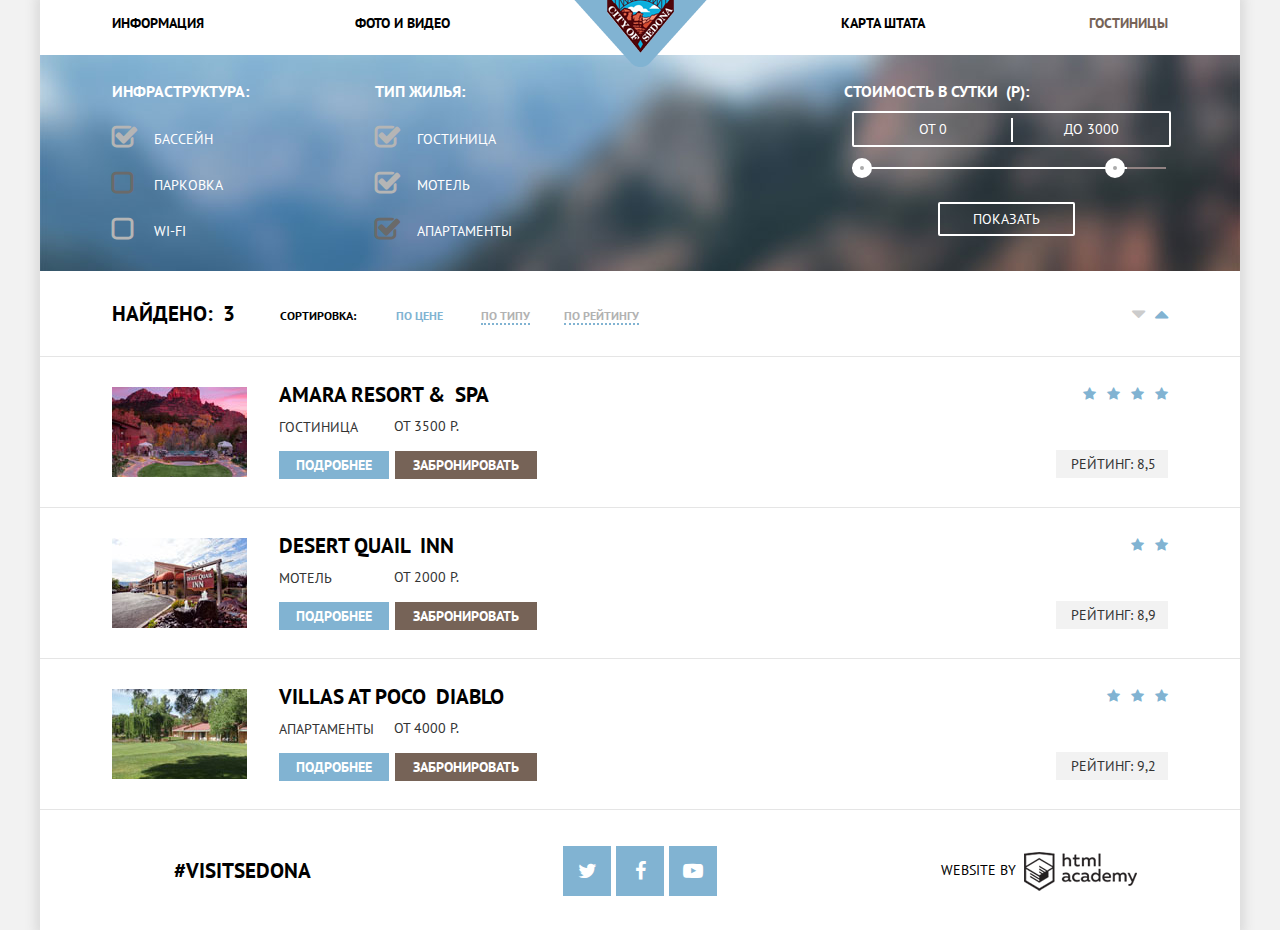
<file: sedona/catalog.html>
<!DOCTYPE html>
<html lang="ru">

<head>
  <title>Гостиницы</title>
  <meta charset="utf-8">
  <link rel="stylesheet" href="css/normalize.css">
  <link rel="stylesheet" href="css/style.css">
  <link href='https://fonts.googleapis.com/css?family=PT+Sans:400,700' rel='stylesheet' type='text/css'>
  <link rel="stylesheet" href="https://maxcdn.bootstrapcdn.com/font-awesome/4.4.0/css/font-awesome.min.css">
</head>


<body>
<div class="container">


<header class="main-header">
<nav class="main-navigation">
<div class="main-menu">
<a href="index.html">Информация</a><!--
--><a href="#">Фото и видео</a><!--
--><a href="index.html"></a><!--
--><a href="#">Карта штата</a><!--
--><a href="catalog.html" class="active">Гостиницы</a>
<div class="logo">
<a href="index.html"><img src="img/logo.png" alt="Логотип"></a>
</div>
</div>
</nav>
</header>



<form class="form-sort-hotel clearfix">
<div class="infrastructure-and-type-hotel">
<div class="infrastructure">
<h2>Инфраструктура:</h2>
<input type="checkbox" name="pool" id="pool" checked>
<label for="pool">Бассейн</label>
<input type="checkbox" name="parking" id="parking" disabled>
<label for="parking">Парковка</label>
<input type="checkbox" name="wi-fi" id="wi-fi">
<label for="wi-fi">Wi-fi</label>
</div>
<div class="sort-type-hotel">
<h2 >Тип жилья:</h2>
<input type="checkbox" name="house" id="house" checked>
<label for="house">Гостиница</label>
<input type="checkbox" name="hotel" id="hotel" checked>
<label for="hotel">Мотель</label>
<input type="checkbox" name="apartament" id="apartament" checked disabled>
<label for="apartament">Апартаменты</label>
</div>
</div>
<div class="price">
<h2>Стоимость в сутки&nbsp; (р):</h2>
<div class="price-counter">
<a class="price-min" href="#">от 0</a> 
<a class="price-max" href="#">до 3000</a>
</div>
<div class="toggle-scale">

<div class="toggle min-toggle"></div>
<div class="toggle max-toggle"></div>
</div>
<a class="btn btn-price" href="#">Показать</a>



</div>
</form>


<section class="breadcrumbs clearfix">
<div class="sort">
<h1 class="find">Найдено:&nbsp; 3</h1>
<ul>
<li>Сортировка:</li><!--
--><li><a class="active" href="#">По цене</a>
</li> <!--
--><li><a href="#">По типу</a>
</li><!--
--><li><a href="#">По рейтингу</a>
</li>
</ul>
</div>
<ul class="arrow">
 <li><a href="#"><i class="fa fa-caret-down active"></i></a>
</li><!--
--><li><a href="#"><i class="fa fa-caret-up"></i></a>
</li>
 </ul>
</section>


<section class="list-of-hotels">

<article class="item-list-of-hotels clearfix">
<div class="content-list-of-hotels">
<img src="img/amara.jpg" alt="Гостиница Амара" width="135" height="90">
<h1 class="name-hotel">Amara resort &&nbsp; spa</h1>
<p>Гостиница <span>от 3500 р.</span></p>
<a href="" class="btn details">Подробнее</a>
<a href="" class="btn reservation">Забронировать</a>
</div>
<div class="rating-list-of-hotels">
<p>
<i class="fa fa-star"></i>
<i class="fa fa-star"></i>
<i class="fa fa-star"></i>
<i class="fa fa-star"></i>

</p>
<p>
<span>Рейтинг: 8,5</span>
</p>

</div>
</article>
<article class="item-list-of-hotels clearfix">
<div class="content-list-of-hotels">
<img src="img/desert.jpg" alt="Отель Десерт" width="135" height="90">
<h1 class="name-hotel">Desert quail&nbsp; inn</h1>
<p>Мотель <span>от 2000 р.</span></p>
<a href="" class="btn details">Подробнее</a>
<a href="" class="btn reservation">Забронировать</a>
</div>
<div class="rating-list-of-hotels">
<p>
<i class="fa fa-star"></i>
<i class="fa fa-star"></i>
</p>
<p>
<span>Рейтинг: 8,9</span>
</p>
</div>
</article>
<article class="item-list-of-hotels clearfix">
<div class="content-list-of-hotels">
<img src="img/villas.jpg" alt="Апартаменты Виллас" width="135" height="90">
<h1 class="name-hotel">Villas at poco&nbsp; diablo</h1>
<p>Апартаменты <span>от 4000 р.</span></p>
<a href="" class="btn details">Подробнее</a>
<a href="" class="btn reservation">Забронировать</a>
</div>
<div class="rating-list-of-hotels">
<p>
<i class="fa fa-star"></i>
<i class="fa fa-star"></i>
<i class="fa fa-star"></i>
</p>
<p>
<span>Рейтинг: 9,2</span>
</p>
</div>
</article>

</section>

<footer class="main-footer clearfix">
<div class="visit">
<a href="#">#Visitsedona</a>
</div>
<div class="social-btn">
<a href="#"><i class="fa fa-twitter"></i></a><!--
--><a href="#"><i class="fa fa-facebook"></i></a><!--
--><a href="#"><i class="fa fa-youtube-play"></i></a>
</div>

<div class="academy">
<a href="index.html">
<div>WEBSITE BY</div>
<div class="academy-img"></div>
</a>
</div>
</footer>


</div>
</body>
</file>
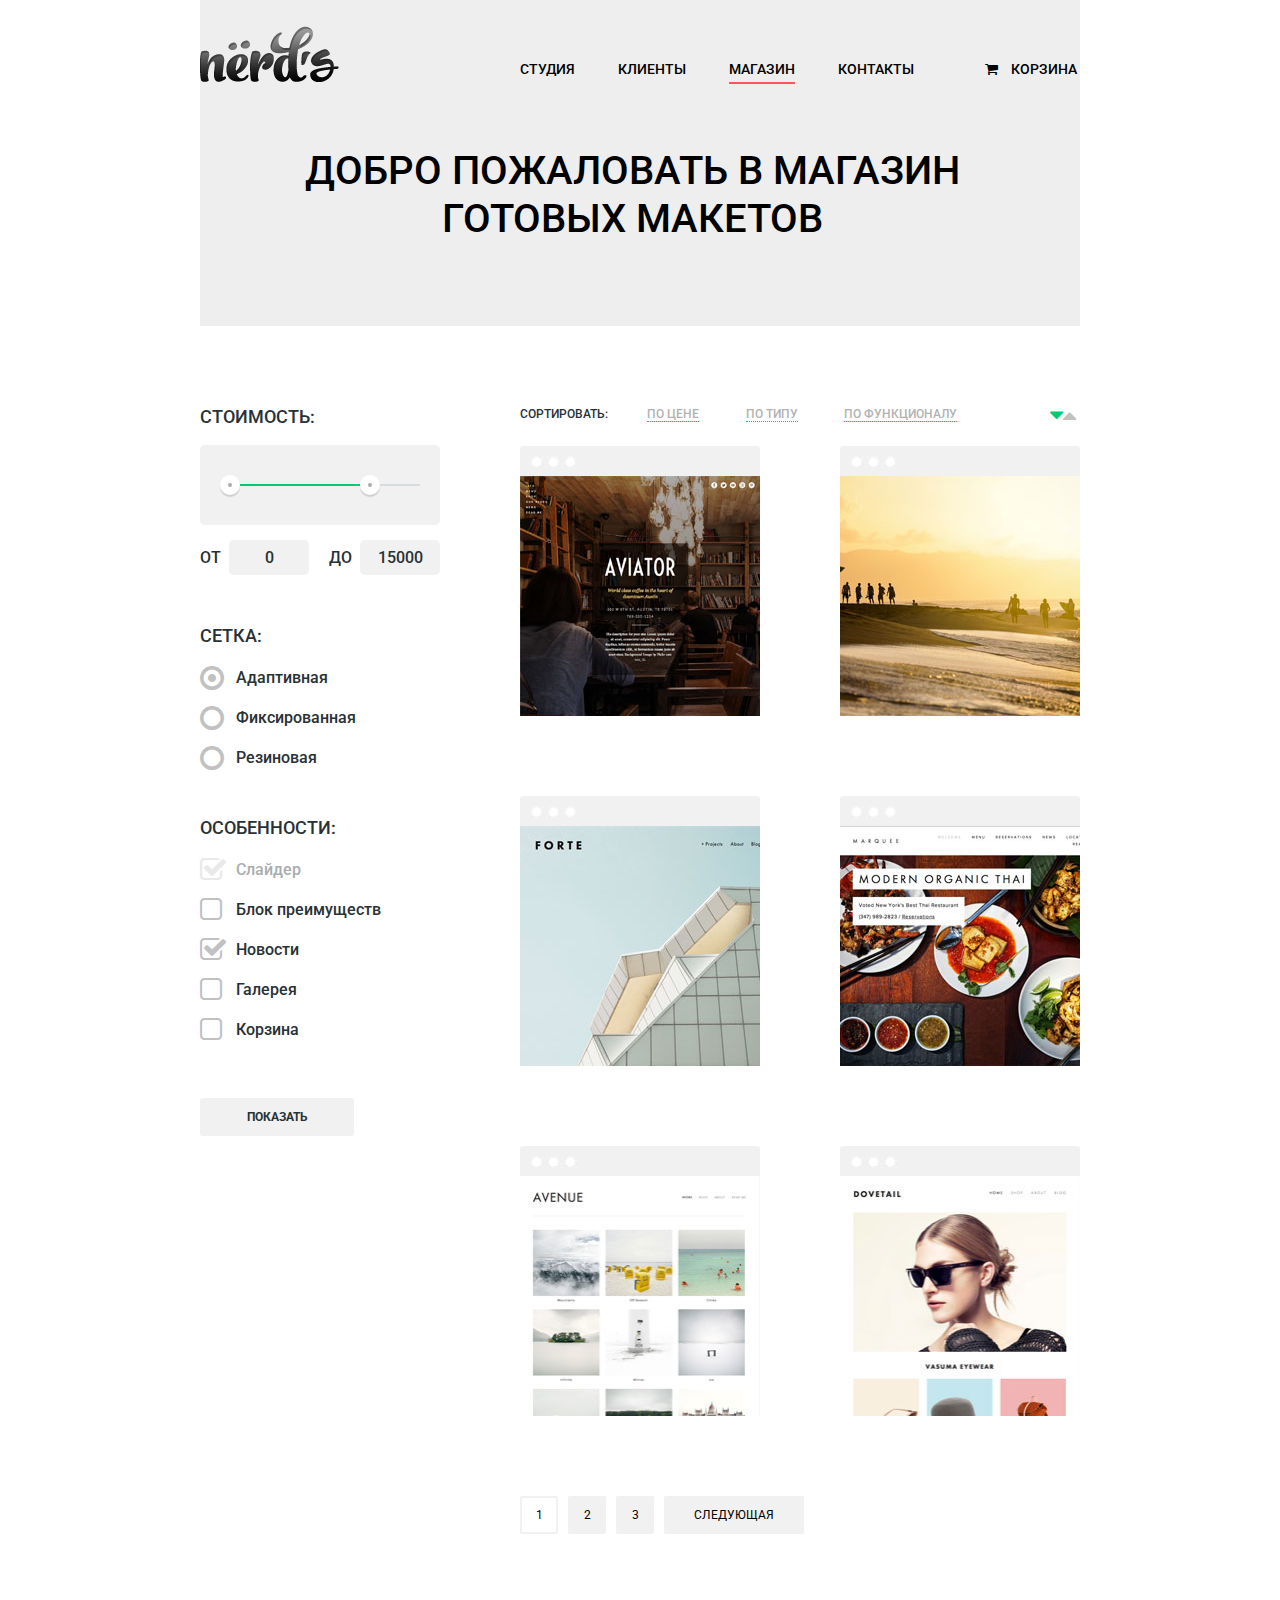
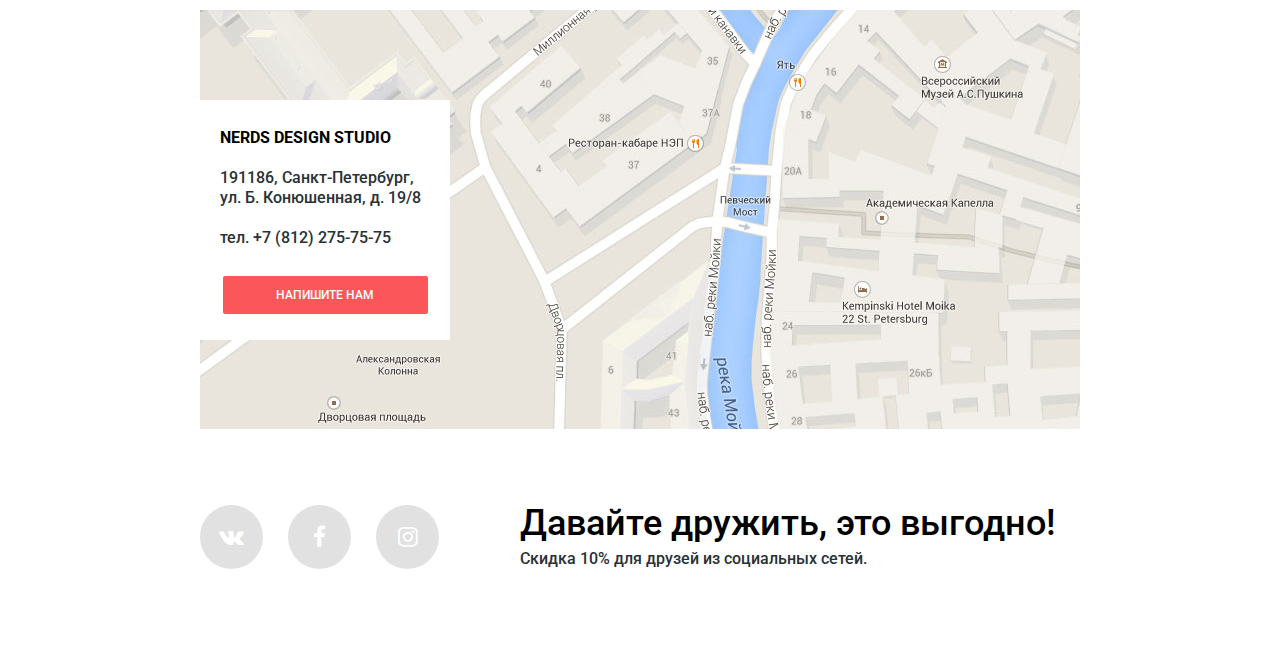
<file: nerds/img/catalog.html>
<!DOCTYPE html>
<html lang="ru">

<head>
  <meta charset="utf-8">
  <title>Дизайн-студия "Нёрдс"</title>
  <link rel="stylesheet" href="css/normalize.css">
  <link href="css/min.css" rel="stylesheet">
  <link href="https://fonts.googleapis.com/css?family=Roboto:300,500,400,700" rel="stylesheet" type="text/css">
  <link rel="stylesheet" href="https://maxcdn.bootstrapcdn.com/font-awesome/4.4.0/css/font-awesome.min.css">
</head>

<body class="inner-page">
  <header class="main-header container clearfix">
      <div class="logo">
        <a href="index.html"><img src="img/logo-head.png" width="139" height="56" alt="Nerd's">
        </a>
      </div>
      <nav class="main-navigation">
        <ul>
          <li><a href="index.html">СТУДИЯ</a>
          </li><!--
          --><li><a href="#">КЛИЕНТЫ</a>
          </li><!--
          --><li class="active"><a href="catalog.html">МАГАЗИН</a>
          </li><!--
          --><li><a href="#">КОНТАКТЫ</a>
          </li>
        </ul>
      </nav>
      <div class="basket">
        <a href="#"><i class="fa fa-shopping-cart"></i>КОРЗИНА</a>
      </div>
   
  </header>
  <section class="welcome container">
      <h1>Добро пожаловать в магазин<br/>
		  готовых макетов</h1>
  </section>
  <div class="columns">
    <div class="container clearfix">
      <section class="forms">
        <form action="#" method="post">
          <div class="price">
            <h3>Стоимость:</h3>
            <div class="price-move">
              <div class="move-scale">
                <div class="move-bar">
                  <div class="toggle toggle-min">
                  </div>
                  <div class="toggle toggle-max">
                  </div>
                </div>
              </div>
            </div>
            <div class="price-control">
              <label class="min-price">ОТ
                <input type="text" name="min-price" value="0">
              </label><!--
           --><label class="max-price">ДО
                <input type="text" name="max-price" value="15000">
              </label>
            </div>
          </div>
          <div class="net">
            <h3>Сетка:</h3>
            <input type="radio" name="net" value="Адаптивная" id="adaptive" checked>
            <label for="adaptive">
              Адаптивная
            </label>
            <input type="radio" name="net" value="Фиксированная" id="fixed">
            <label for="fixed">
              Фиксированная
            </label>
            <input type="radio" name="net" value="Резиновая" id="rubber">
            <label for="rubber">
              Резиновая
            </label>
          </div>
          <div class="features">
            <h3>Особенности:</h3>
            <input type="checkbox" name="slider" id="slider" checked disabled>
            <label for="slider">
              Слайдер
            </label>
            <input type="checkbox" name="benefit" id="benefit">
            <label for="benefit">
              Блок преимуществ
            </label>
            <input type="checkbox" name="news" id="news" checked>
            <label for="news">
              Новости
            </label>
            <input type="checkbox" name="gallery" id="gallery">
            <label for="gallery">
              Галерея
            </label>
            <input type="checkbox" name="cart" id="cart">
            <label for="cart">
              Корзина
            </label>
          </div>
          <input type="submit" value="Показать">
        </form>
      </section>
      <section class="design">
        <div class="clearfix">
          <div class="breadcrumbs">
            <ul>
              <li>СОРТИРОВАТЬ:</li><!--
              --><li><a href="#">ПО ЦЕНЕ</a>
              </li> <!--
              --><li><a href="#">ПО ТИПУ</a>
              </li><!--
               --><li><a href="#">ПО ФУНКЦИОНАЛУ</a>
              </li> <!--
            --> </ul>
          </div>
          <div class="alter">
            <ul>
              <li><a href="#"><i class="active fa fa-caret-down"></i></a>
              </li><!--
              --><li><a href="#"><i class="fa fa-caret-up"></i></a>
              </li>
            </ul>
          </div>
        </div>
        <div class="layouts">
          <div class="layout">
            <img src="img/picture-aviator.jpg" width="240" height="240" alt="Aviator">
            <div class="item aviator">
              <h3>AVIATOR</h3>
              <p>Одностраничный макет
                <br/> с авторским дизайном</p>
              <div class="btn">
                <a href="#">8000 Р.</a>
              </div>
            </div>
          </div><!--
          --><div class="layout">
            <img src="img/picture-sunset.jpg" width="240" height="240" alt="Sunset">
            <div class="item sunset">
              <h3>SUNSET</h3>
              <p>Интернет магазин
                <br/> с личным кабинетом</p>
              <div class="btn">
                <a href="#">10000 Р.</a>
              </div>
            </div>
          </div> <!--
          --><div class="layout">
            <img src="img/picture-forte.jpg" width="240" height="240" alt="Forte">
            <div class="item forte">
              <h3>FORTE</h3>
              <p>Отличный макет
                <br/> для личного блога</p>
              <div class="btn">
                <a href="#">5000 Р. </a>
              </div>
            </div>
          </div><!--
          --><div class="layout">
            <img src="img/picture-modern.jpg" width="240" height="240" alt="Modern">
            <div class="item modern">
              <h3>MODERN ORGANIC<br/>THAI</h3>
              <p>Сайт для ресторана
                <br/> быстрого питания</p>
              <div class="btn">
                <a href="#">12000 Р.</a>
              </div>
            </div>
          </div><!--
            --><div class="layout">
            <img src="img/picture-avenue.jpg" width="240" height="240" alt="Avenue">
            <div class="item avenue">
              <h3>AVENUE</h3>
              <p>Макет для блога
                <br/> о путешествиях</p>
              <div class="btn">
                <a href="#">8000 Р.</a>
              </div>
            </div>
          </div><!--
           --><div class="layout">
            <img src="img/picture-dovetail.jpg" width="240" height="240" alt="Davetail">
            <div class="item davetail">
              <h3>DAVETAIL</h3>
              <p>Интернет магазин
                <br/> с галереей товаров</p>
              <div class="btn">
                <a href="#">14000 Р.</a>
              </div>
            </div>
          </div>
        </div>
        <div class="paginator">
          <a href="#">1</a><!--
	        --><a href="#">2</a><!--
	        --><a href="#">3</a><!--
	        --><a href="#">СЛЕДУЮЩАЯ</a>
        </div>
      </section>
    </div>
  </div>
  <section class="map container">
    <iframe src="https://www.google.com/maps/embed?pb=!1m18!1m12!1m3!1d3092.96548923285!2d30.319769728769398!3d59.93875687948612!2m3!1f0!2f0!3f0!3m2!1i1024!2i768!4f13.1!3m3!1m2!1s0x4696310fca5ba729%3A0xea9c53d4493c879f!2z0JHQvtC70YzRiNCw0Y8g0JrQvtC90Y7RiNC10L3QvdCw0Y8g0YPQuy4sIDE5LCDQodCw0L3QutGCLdCf0LXRgtC10YDQsdGD0YDQsywgMTkxMTg2!5e0!3m2!1sru!2sru!4v1446223620193" allowfullscreen></iframe>
    <div class="contacts">
      <div class="contact-inform">
        <h4>Nerds design studio</h4>
        <p>191186, Санкт-Петербург,
          <br/> ул. Б. Конюшенная, д. 19/8</p>
        <p>тел. +7 (812) 275-75-75</p>
        <div class="btn">
          <a class="form-submission" href="#">НАПИШИТЕ НАМ</a>
        </div>
      </div>
      <div class="contacts-form">
        <a class="contacts-form-close" href="#"><i class="fa fa-times-circle"></i></a>
        <form action="#" method="post">
          <div class="clearfix">
            <div class="name">
              <label> Ваше имя:
                <input type="text" name="name" placeholder="Представьтесь пожалуйста">
              </label>
            </div>
            <div class="e-mail">
              <label> Ваш e-mail:
                <input type="text" name="e-mail" placeholder="Для отправки ответа">
              </label>
            </div>
          </div>
          <label> Текст письма:
            <input type="text" name="wriht" placeholder="В свободной форме">
          </label>
          <input type="submit" value="Отправить">
          <input type="submit" value="Отмена">
        </form>
      </div>
    </div>
  </section>
  <footer class="main-footer">
    <div class="container clearfix">
      <div class="social-btn">
        <a href="#"><i class="fa fa-vk"></i></a><!--
		    --><a href="#"><i class="fa fa-facebook"></i></a><!--
		    --><a href="#"><i class="fa fa-instagram"></i></a>
      </div>
      <div class="friend">
        <h2>Давайте дружить, это выгодно!</h2>
        <p>Скидка 10% для друзей из социальных сетей.</p>
      </div>
    </div>
  </footer>
  <script src="js/min.js"></script>
</body>

</html>
</file>
<file: css/min.css>
body{margin:0;padding-left:6%;padding-right:6%;background:#ffffff}h1{text-transform:uppercase;font-family:"PT Sans", "Arial", sans-serif;font-size:28px;font-weight:bold;color:#561d13;text-align:center;padding-top:30px;padding-bottom:30px;padding-left:5%;padding-right:5%;margin-top:0;margin-bottom:0}.container{min-width:555px;max-width:1200px;margin:0 auto}.clearfix:after{content:"";display:block;clear:both}.main-header{background:#ffffff}.main-header h1{background:#ff5d40}.main-menu{border-top:2px solid #ffffff}.main-menu a{padding-top:10px;padding-bottom:10px;padding-left:1%;padding-right:1%;border-top:2px solid #ffffff;background:#a61a00;width:31%;text-decoration:none;text-transform:uppercase;text-align:center;display:inline-block;vertical-align:top;font-family:"PT Sans", "Arial", sans-serif;font-size:22px;font-weight:bold;white-space:nowrap;color:#ff2800}.main-menu a:first-child{margin-right:0.5%}.main-menu a:last-child{margin-left:0.5%}.main-menu a:hover{color:#ffffff}.main-menu .active{background:#ff2800;color:#a61a00}.main-content{color:#000000;min-height:350px;padding-left:5%;padding-right:5%;padding-top:20px;padding-bottom:20px}.main-content a{text-decoration:none;color:#ff2800}.main-content a:hover{color:#00bb3f}.main-foto{float:left;width:33%;text-align:left}.main-foto img{width:100%}.main-text{float:right;text-align:justify;padding-left:5%;padding-top:30px;padding-bottom:30px;width:57%}.main-text p{font-family:"PT Sans", "Arial", sans-serif;font-size:20px;font-weight:normal;text-indent:10px;margin-top:0;margin-bottom:20px}.main-cv{font-family:"PT Sans", "Arial", sans-serif;font-size:32px;font-weight:bold}.main-footer{padding-top:10px;padding-bottom:10px;height:130px;background:#ff5d40}.footer-column{width:33%;display:inline-block;vertical-align:middle;text-align:center}.contacts{font-family:"PT Sans", "Arial", sans-serif;font-size:16px;font-weight:bold;color:#a61a00}.contacts a{text-transform:uppercase;padding-top:2px;padding-bottom:2px;padding-left:4px;padding-right:4px;font-family:"PT Sans", "Arial", sans-serif;font-size:16px;font-weight:bold;text-decoration:none;white-space:nowrap;color:#ff2800;border:1px solid #a61a00}.contacts a:hover{color:#ffffff;border:1px solid #ffffff}.social-btn .fa{font-family:"FontAwesome";font-size:32px}.social-btn a{text-decoration:none;white-space:nowrap;color:#a61a00}.social-btn a:hover{color:#ffffff}.academy-prof{position:relative}.fa-academy-prof:after{width:26px;height:32px;position:absolute;top:-10px;left:5px;content:"";background:url("../img/logo-academy-br.png") no-repeat}.fa-academy-prof:hover:after{background:url("../img/logo-academy-w.png") no-repeat}.link-academy a{text-transform:uppercase;font-family:"PT Sans", "Arial", sans-serif;font-size:20px;font-weight:bold;text-decoration:none;white-space:nowrap;color:#a61a00}.link-academy a:hover{color:#ffffff}.main-content-skills{font-family:"PT Sans", "Arial", sans-serif;font-size:20px;font-weight:normal;min-height:350px;color:#000000;padding-left:5%;padding-right:5%;padding-top:20px;padding-bottom:20px}.main-content-skills h2{font-family:"PT Sans", "Arial", sans-serif;font-size:26px;font-weight:normal;text-transform:uppercase;color:#ff8973}.main-content-skills a{font-weight:bold;text-decoration:none;color:#ff2800}.main-content-skills a:hover{color:#00bb3f}.main-skills{width:57%;float:left;padding-left:5%;padding-right:5%;padding-top:10px;padding-bottom:10px}.main-skills ul{padding-left:10px}.main-skills li{list-style:none}.main-skills li:before{position:relative;top:-5px;left:-5px;font-weight:bold;font-size:36px;color:#ff2800;content:"."}.main-certificate{width:23%;float:right;padding-left:5%;padding-right:5%;padding-top:10px;padding-bottom:10px}.main-certificate img{width:100px;height:150px;border:1px solid #a61a00;margin-left:10px;margin-top:20px}.popap-certificate{display:none;position:fixed;z-index:2;top:100px;left:50%;margin-left:-175px;width:350px;height:495px;background:#ffffff url("../img/HTMLAcademy-16605.jpeg") no-repeat;background-size:100%;border:1px solid #a61a00;box-shadow:0px 10px 60px -5px #000000}.popap-certificate-show{display:block}.popap-certificate .popap-close{font-family:"FontAwesome";padding-top:0px;padding-bottom:0px;font-size:32px;line-height:32px;color:#a61a00;position:absolute;top:-30px;right:-30px;background-color:transparent}.main-content-impose{min-height:350px;color:#000000;padding-left:5%;padding-right:5%;padding-top:20px;padding-bottom:20px}.main-content-impose a{font-weight:bold;text-decoration:none;color:#ff2800;font-family:"PT Sans", "Arial", sans-serif;font-size:20px}.main-content-impose a:hover{color:#00bb3f}.main-content-impose h2{font-family:"PT Sans", "Arial", sans-serif;font-size:26px;font-weight:normal;text-transform:uppercase;color:#ff8973}.main-content-impose p{font-family:"PT Sans", "Arial", sans-serif;font-size:20px;font-weight:normal}.project-nerds{width:40%;float:left;padding-top:20px;padding-bottom:20px;padding-left:5%;padding-right:5%}.project-nerds img{display:inline-block;vertical-align:top;margin:10px;border:1px solid #a61a00}.project-nerds h2{text-align:left}.popap-nerds-index{display:none;position:fixed;z-index:2;top:30px;left:50%;margin-left:-175px;width:340px;height:630px;background:#ffffff url("../img/nerds1.jpg") no-repeat;background-size:100%;border:1px solid #a61a00;box-shadow:0px 10px 60px -5px #000000}.popap-nerds-index:target{display:block}.popap-nerds-catalog{display:none;position:fixed;z-index:2;top:30px;left:50%;margin-left:-175px;width:340px;height:630px;background:#ffffff url("../img/nerds-katalog2.png") no-repeat;background-size:100%;border:1px solid #a61a00;box-shadow:0px 10px 60px -5px #000000}.popap-nerds-catalog:target{display:block}.project-nerds .popap-close{font-family:"FontAwesome";padding-top:0px;padding-bottom:0px;font-size:32px;line-height:32px;color:#a61a00;position:absolute;top:-30px;right:-30px;background-color:transparent}.project-sedona{width:40%;float:right;padding-top:20px;padding-bottom:20px;padding-left:5%;padding-right:5%}.project-sedona img{display:inline-block;vertical-align:top;margin:10px;border:1px solid #a61a00}.project-sedona h2{text-align:left}.popap-sedona-index{display:none;position:absolute;z-index:2;top:30px;left:50%;margin-left:-100px;width:200px;height:720px;background:#ffffff url("../img/sedona-index-768.jpg") no-repeat;background-size:100%;border:1px solid #a61a00;box-shadow:0px 10px 60px -5px #000000}.popap-sedona-index:target{display:block}.popap-sedona-catalog{display:none;position:fixed;z-index:2;top:100px;left:50%;margin-left:-200px;width:400px;height:480px;background:#ffffff url("../img/sedona-768.jpg") no-repeat;background-size:100%;border:1px solid #a61a00;box-shadow:0px 10px 60px -5px #000000}.popap-sedona-catalog:target{display:block}.project-sedona .popap-close{font-family:"FontAwesome";padding-top:0px;padding-bottom:0px;font-size:32px;line-height:32px;color:#a61a00;position:absolute;top:-30px;right:-30px;background-color:transparent}.project-nerds .show-project{font-family:"PT Sans", "Arial", sans-serif;font-size:20px;font-weight:bold;text-transform:uppercase;background:#ff2800;color:#00bb3f;border:1px solid #a61a00;width:150px;text-align:center;padding:20px;border-radius:2px;opacity:0.7;box-shadow:0px 0px 60px -5px #000000;position:absolute;top:45%;left:50%;margin-left:-95px}.project-nerds .show-project:hover{background:#00bb3f;border:1px solid #007929;color:#ff2800;width:148px}.project-sedona .show-project{font-family:"PT Sans", "Arial", sans-serif;font-size:20px;font-weight:bold;text-transform:uppercase;background:#ff2800;color:#00bb3f;border:1px solid #a61a00;width:150px;text-align:center;padding:20px;border-radius:2px;opacity:0.7;box-shadow:0px 0px 60px -5px #000000;position:absolute;top:45%;left:50%;margin-left:-95px}.project-sedona .show-project:hover{background:#00bb3f;border:1px solid #007929;color:#ff2800;width:148px}
</file>
<file: nerds/css/min.css>
body{font-size:16px;line-height:22px;color:#283136;font-weight:500;font-family:"Roboto", "Arial", sans serif}h1{font-size:40px;line-height:40px;color:#000000;font-weight:500;font-family:"Roboto", "Arial", sans serif}h2{font-size:36px;line-height:36px;color:#000000;font-weight:500;font-family:"Roboto", "Arial", sans serif}.container{width:880px;padding:0;margin:0 auto}.clearfix:after{content:"";display:table;clear:both}.btn a{text-decoration:none;font-size:12px;line-height:12px;font-weight:500;padding-top:13px;padding-bottom:13px;text-transform:uppercase;text-align:center;display:block;border-radius:2px;background:#fb565a;color:#ffffff}.home-page .main-header{padding-bottom:38px;background-color:#eeeeee}.inner-page .main-header{padding-bottom:49px;background-color:#eeeeee}.logo{padding-top:26px;float:left;width:140px;margin-right:180px}.logo img{width:139px;height:56px}.main-navigation{font-size:14px;line-height:30px;font-weight:500;text-transform:uppercase;float:left;max-width:400px;padding-top:54px}.main-navigation ul{list-style:none;padding:0;margin:0}.main-navigation li{display:inline-block;vertical-align:top;margin-right:43px}.main-navigation li:last-child{margin-right:0}.main-navigation a{display:block;text-decoration:none;color:#000000}.main-navigation .active{position:relative;color:#000000}.main-navigation .active:after{content:"";position:absolute;bottom:0;left:0;width:100%;height:2px;background:#fb565a}.main-navigation a:hover{color:#fb565a}.main-navigation a:active{color:#8f8f8f}.basket{font-size:14px;line-height:30px;font-weight:500;text-transform:uppercase;color:#000000;float:right;width:95px;margin-left:65px;padding-top:54px}.basket:hover{color:#fb565a}.basket a{text-decoration:none;color:#000000}.basket a:hover{color:#fb565a}.basket a:active{color:#8f8f8f}.basket i{padding-right:13px}.slider{background-color:#eeeeee;height:310px}.slider .container{position:relative}.info{float:left;width:470px;margin-right:70px}.info .btn{margin-top:15px}.info h2{margin-top:30px;margin-bottom:0px;font-size:36px;line-height:36px;font-weight:bold;color:#000000}.info p{margin-top:18px;margin-bottom:27px;font-size:16px;line-height:22px;font-weight:normal;color:#000000}.info a{width:240px}.info a:hover{background:#d6494d;color:#ffffff}.info a:active{background:#b63538;color:#ffffff;box-shadow:inset 0 3px 3px 0 #a43033}.slide img{float:right}.slide:nth-child(1) img{width:338px;height:231px;margin-top:8px}.slide:nth-child(2) img{width:230px;height:249px;margin-top:8px}.slide:nth-child(3) img{width:333px;height:310px}.slide:nth-child(1){display:none}.slide:nth-child(2){display:block}.slide:nth-child(2){display:none}.slide:nth-child(3){display:block}.slide:nth-child(3){display:none}.slide:nth-child(1){display:block}.toggle{position:absolute;top:207px;left:405px}.toggle a{text-decoration:none;display:inline-block;width:4px;height:4px;margin:0 3px;background:white;border:3px solid white;vertical-align:top;border-radius:50%;cursor:pointer}.toggle .active{background:#c1c1c1}.boxes{padding-top:80px;padding-bottom:79px;margin-bottom:57px;border-bottom:2px solid #f4f4f4}.boxes h3{margin-top:16px;font-size:18px;line-height:30px;font-weight:500;text-transform:uppercase;margin-bottom:0px}.boxes p{font-size:15px;line-height:22px;font-weight:500;margin-bottom:26px}.boxes img{width:240px;height:124px}.boxes a{width:140px}.red{float:left;width:240px;padding-right:80px}.red a{background:#fb565a}.red a:hover{background:#d6494d}.red a:active{background:#b63538;box-shadow:inset 0 3px 3px 0 #a43033}.green{float:left;width:240px}.green a{background:#00ca74}.green a:hover{background:#01a25e}.green a:active{background:#009053;box-shadow:inset 0 3px 3px 0 #007b47}.yellow{float:right;width:240px;padding-left:80px}.yellow a{background:#efc84a}.yellow a:hover{background:#d6ae2c}.yellow a:active{background:#c09b24;box-shadow:inset 0 3px 3px 0 #ad8c21}.concept{border-bottom:2px solid #f4f4f4;min-height:416px}.concept h2{margin-top:13px;margin-bottom:18px;font-size:36px;line-height:36px;font-weight:500}.concept p{font-family:"Roboto", "Arial", sans serif;font-size:16px;line-height:22px;font-weight:500}.concept h4{margin-top:44px;text-transform:uppercase}.concept ul{padding-left:35px;margin-top:23px}.concept li{margin-bottom:22px;position:relative;font-size:16px;line-height:22px;font-weight:500;list-style:none}.concept li:before{content:"";position:absolute;left:-35px;bottom:10px;width:25px;height:2px;background:#fb565a}.what{float:left;width:576px}.how{float:right;width:240px;margin-left:64px}.how h4{margin-top:0px}.how img{width:240px;height:119px;margin-bottom:65px}.friendship{border-bottom:2px solid #f4f4f4;padding-top:45px;padding-bottom:26px;margin-bottom:82px;padding-left:13px}.friendship a{display:inline-block;vertical-align:middle;margin-right:120px;opacity:0.2}.friendship a:last-child{margin-right:0}.friendship a:hover{opacity:1}.friendship a:active{opacity:1}.friendship img[alt="Glukhanko"]{width:198px;height:37px;margin-bottom:4px}.friendship img[alt="html academy"]{width:199px;height:68px}.friendship img[alt="Barbershop BORODINSKY"]{width:209px;height:90px}.welcome{background-color:#eeeeee;padding-bottom:83px;padding-top:10px}.welcome h1{margin:0;margin-right:15px;font-size:40px;line-height:48px;font-weight:500;text-align:center;text-transform:uppercase}.columns{padding-top:82px;margin-bottom:76px;min-height:1126px}.forms{margin-top:0px;margin-bottom:360px;float:left;width:240px;margin-right:80px}.forms h3{margin-top:0px;margin-bottom:19px;font-size:18px;line-height:18px;font-weight:500;text-transform:uppercase}.forms .price{width:240px;margin-bottom:52px}.price-move{position:relative;height:41px;padding-top:39px;padding-right:20px;padding-left:20px;margin-bottom:15px;border-radius:5px;background:#f1f1f1}.price-move .move-scale{height:2px;background:#d7dcde}.price-move .move-bar{width:70%;height:2px;background:#00ca74}.price-move .toggle{position:absolute;top:30px;left:0px;width:4px;height:4px;cursor:pointer;border:8px solid #fff;border-radius:50%;background:#ababab;box-shadow:0 2px 1px 0 #cfcfcf}.price-move .toggle-min{left:20px}.price-move .toggle-max{left:160px}.price-control{font-size:0}.price-control label{font-family:"Roboto", "Arial", sans-serif;font-size:16px;display:inline-block;vertical-align:baseline}.price-control label:first-child{margin-right:20px}.max-price{text-align:right}.price-control input[type="text"]{font-family:"Roboto", "Arial", sans-serif;font-size:16px;width:60px;margin-left:4px;padding:8px 10px;text-align:center;color:#283136;border:none;border-radius:5px;outline:none;background:#f1f1f1}.forms input[type="radio"]{display:none}.forms .net{margin-bottom:35px}.net input[type="radio"] + label{display:block;font-family:"Roboto", "Arial", sans-serif;font-size:16px;line-height:16px;font-weight:500;color:#283136;padding-bottom:10px}.net input[type="radio"] + label:hover{color:#000000}.net input[type="radio"] + label:before{content:"\f10c";font-family:"FontAwesome";font-size:28px;line-height:28px;font-weight:500;color:#c1c1c1;display:inline-block;vertical-align:middle;width:27px;height:30px;margin-right:5px}.net input[type="radio"] + label:hover:before{color:#b5b5b5}.net input[type="radio"]:checked + label:before{content:"\f192";font-family:"FontAwesome";font-size:28px;line-height:28px;font-weight:500;color:#c1c1c1;display:inline-block;vertical-align:middle;width:27px;height:30px;margin-right:5px}.net input[type="radio"]:checked + label:hover:before{color:#b5b5b5}.forms .features{margin-bottom:42px}.features input[type="checkbox"]{display:none}.features input[type="checkbox"] + label{display:block;font-family:"Roboto", "Arial", sans-serif;font-size:16px;line-height:16px;font-weight:500;color:#283136;padding-bottom:10px}.features input[type="checkbox"] + label:hover{color:#000000}.features input[type="checkbox"] + label:before{content:"\f096";font-family:"FontAwesome";font-size:28px;line-height:28px;font-weight:500;color:#c1c1c1;display:inline-block;vertical-align:middle;width:27px;height:30px;margin-right:5px}.features input[type="checkbox"] + label:hover:before{color:#b5b5b5}.features input[type="checkbox"]:checked + label:before{content:"\f046";font-family:"FontAwesome";font-size:28px;line-height:28px;font-weight:500;color:#c1c1c1;display:inline-block;vertical-align:middle;width:27px;height:30px;margin-right:5px}.features input[type="checkbox"]:checked + label:hover:before{color:#b5b5b5}.features input[type="checkbox"]:disabled + label{color:#a9adaf}.features input[type="checkbox"]:disabled + label:before{color:#e9e9e9}.features input[type="checkbox"]:disabled + label:hover:before{color:#e9e9e9}.forms input[type="submit"]{font-family:"Roboto", "Arial", sans-serif;font-size:12px;line-height:12px;font-weight:700;text-transform:uppercase;text-align:center;width:154px;height:38px;border:none;outline:none;border-radius:3px;background-color:#f1f1f1}.forms input[type="submit"]:hover{background-color:#e5e5e5}.forms input[type="submit"]:focus{background-color:#d5d5d5;box-shadow:inset 0 3px 3px 0 #b5b5b5}.design{float:right;width:560px}.breadcrumbs{width:500px;float:left;margin-bottom:16px}.breadcrumbs ul{list-style:none;padding:0;margin:0}.breadcrumbs li{font-size:12px;line-height:12px;font-weight:500;display:inline-block;vertical-align:top}.breadcrumbs li:nth-child(1){margin-right:39px}.breadcrumbs li:nth-child(2){margin-right:43px}.breadcrumbs li:nth-child(3){margin-right:46px}.breadcrumbs a{text-decoration:none;border-bottom:1px dotted #00ca74;color:#b2b2b2}.breadcrumbs .active{color:#000000}.breadcrumbs a:hover{color:#000000;border-bottom:1px solid #00ca74}.breadcrumbs a:active{color:#000000;border-bottom:0}.alter{float:right;width:30px;margin-left:30px;margin-top:-5px}.alter ul{list-style:none;padding:0;margin:0}.alter li{display:inline-block;vertical-align:top}.alter a{font-family:"FontAwesome";font-size:23px;text-decoration:none;color:#c1c1c1}.alter .active{color:#00ca74}.alter a:hover{color:#b5b5b5}.alter a:active{color:#000000}.layouts{min-height:1048px}.layout{position:relative;width:240px;height:240px;display:inline-block;vertical-align:top;margin-bottom:80px;border-top:30px solid #f1f1f1;border-top-left-radius:3px;border-top-right-radius:3px}.layout img{width:240px;height:240px}.layout:before{content:"";position:absolute;top:-20px;left:10px;width:48px;height:12px;background-image:url("../img/point-lite.jpg")}.layout:hover:before{content:"";position:absolute;top:-20px;left:10px;width:48px;height:12px;background-image:url("../img/point.jpg")}.layout:hover{border-top:30px solid #797979}.layout:nth-child(2n-1){margin-right:80px}.layout .aviator{display:none}.layout:hover .aviator{display:block}.layout .sunset{display:none}.layout:hover .sunset{display:block}.layout .forte{display:none}.layout:hover .forte{display:block}.layout .modern{display:none}.layout:hover .modern{display:block}.layout .avenue{display:none}.layout:hover .avenue{display:block}.layout .davetail{display:none}.layout:hover .davetail{display:block}.item{position:absolute;top:20px;left:20px;width:200px;overflow:auto;height:200px;background:#fff;text-align:center}.item h3{margin-top:0;margin-bottom:16px;padding-top:33px;font-size:18px;line-height:1;font-weight:500;text-transform:uppercase}.item p{font-size:14px;line-height:18px;font-weight:500}.item a{font-size:18px;width:140px;margin:25px auto}.item a:hover{background:#d6494d;color:#ffffff}.item a:active{background:#b63538;color:#ffffff;box-shadow:inset 0 3px 3px 0 #a43033}.modern h3{margin-bottom:5px}.modern p{margin:0}.modern a{margin-top:15px}.paginator a{display:inline-block;vertical-align:baseline;width:38px;height:38px;margin-right:10px;text-decoration:none;text-align:center;font-size:12px;line-height:38px;font-weight:normal;background:#f1f1f1;color:#000000;border-radius:2px}.paginator a:hover{background:#e5e5e5}.paginator a:first-child{width:34px;height:34px;line-height:34px;background:#ffffff;border:2px solid #f1f1f1}.paginator a:first-child:hover{background:#ffffff}.paginator a:first-child:active{background:#ffffff}.paginator a:not(:first-child):active{background:#d5d5d5;box-shadow:inset 0 3px 3px 0 #b5b5b5}.paginator a:last-child{width:140px;margin-right:0px}.map{background-color:#e9e5dc;background-image:url("../img/map.jpg");height:419px;margin-bottom:76px}iframe{width:100%;height:419px;border:0}.map{position:relative}.contact-inform{position:absolute;left:50%;margin-left:-440px;top:90px;width:210px;padding-left:20px;padding-right:20px;padding-top:30px;padding-bottom:26px;background:#ffffff;text-align:left}.contact-inform h4{margin:0;margin-bottom:22px;text-transform:uppercase;font-size:16px;line-height:16px;font-weight:700;color:#000000}.contact-inform p{margin:0;margin-bottom:20px;font-size:16px;line-height:20px;font-weight:500}.contact-inform a{width:205px;margin:0 auto;margin-top:28px}.contact-inform a:hover{background:#d6494d;color:#ffffff}.contact-inform a:active{background:#b63538;color:#ffffff;box-shadow:inset 0 3px 3px 0 #a43033}.contacts .contacts-form{display:none;position:fixed;left:50%;margin-left:-315px;top:100px;z-index:20px;width:460px;padding-right:90px;padding-left:80px;padding-top:53px;padding-bottom:49px;background:#ffffff;box-shadow:0 20px 40px 0 rgba(0, 1, 1, 0.75)}.contacts .contacts-form-show{display:block}.contacts-form-close{font-family:"FontAwesome";font-size:48px;line-height:48px;color:#fb565a;position:absolute;top:5px;right:5px;background-color:#ffffff}.contacts-form label{font-size:16px;line-height:18px;font-weight:500;color:#000000}.contacts-form input{font-size:12px;line-height:18px;font-weight:500;text-transform:uppercase;color:#000000;border-radius:2px;margin-top:7px}.contacts-form input[type="text"]::-webkit-input-placeholder{color:#000000}.contacts-form input[type="text"]::-moz-placeholder{color:#000000}.contacts-form input[type="text"]:-moz-placeholder{color:#000000}.contacts-form input[type="text"]:-ms-input-placeholder{color:#000000}.contacts-form input[type="text"]::[placeholder]{color:#000000}.contacts-form input[type="text"]{border:2px solid #d7dcde;outline:none}.contacts-form input[type="text"]:hover{border-color:#a2a9ac}.contacts-form input[type="text"]:focus{border-color:#56bffb}.contacts-form input[name="name"]{width:199px;padding-left:15px;padding-top:8px;padding-bottom:8px;margin-bottom:22px}.contacts-form .name{float:left;width:218px}.contacts-form input[name="e-mail"]{width:199px;padding-left:15px;padding-top:8px;padding-bottom:8px;margin-bottom:22px}.contacts-form .e-mail{float:right;width:218px}.contacts-form input[name="wriht"]{width:441px;padding-left:15px;padding-top:8px;padding-bottom:83px;margin-bottom:49px}.contacts-form input[value="Отправить"]{width:216px;height:38px;border:none;outline:none;margin-right:20px;margin-top:0;border-color:#fb565a;background:#fb565a;color:#ffffff}.contacts-form input[value="Отправить"]:hover{background:#d6494d;color:#ffffff}.contacts-form input[value="Отправить"]:active{background:#b63538;color:#ffffff;box-shadow:inset 0 3px 3px 0 #a43033}.contacts-form input[value="Отмена"]{width:216px;height:38px;margin-top:0;border:none;outline:none;background-color:#f1f1f1}.contacts-form input[value="Отмена"]:hover{background-color:#e5e5e5}.contacts-form input[value="Отмена"]:active{background-color:#d5d5d5;box-shadow:inset 0 3px 3px 0 #b5b5b5}.main-footer{min-height:140px}.social-btn{float:left;width:240px}.social-btn a{display:inline-block;vertical-align:middle;width:25px;padding:20px 19px;margin-right:25px;border-radius:50%;text-decoration:none;text-align:center;font-size:23px;line-height:23px;color:#ffffff;background:#e1e1e1}.social-btn a:last-child{margin-right:0}.social-btn a:hover{background:#fb565a;color:#ffffff}.social-btn a:active{background:#d6494d;color:#ffffff;box-shadow:inset 0 3px 3px 0 #b63e42}.friend{float:right;width:560px;margin-left:80px}.friend h2{text-align:left;margin-top:0;margin-bottom:10px;font-size:36px;line-height:36px;font-weight:500}.friend p{text-align:left;margin-top:0;margin-bottom:0;font-size:16px;line-height:16px;font-weight:500}
</file>
<file: sedona/css/style.css>
body{
    padding:0;
    margin:0;
    background:#f2f2f2;
    text-transform:uppercase;
    }
h1{
    font-family:"PT Sans", "Arial", sans-serif;
    font-size:1.3em;
    font-weight:bold;
    line-height:1;
    color:#000000;
    text-align:center;
    text-transform:uppercase;}
h2{
    font-family:"PT Sans", "Arial", sans-serif;
    font-size:1.125em;
    font-weight:bold;
    line-height:1;
    color:#000000;
    text-align:center;
    text-transform:uppercase;}
p{
    font-family:"PT Sans", "Arial", sans-serif;
    font-size:0.875em;
    font-weight:regular;
    line-height:0.875em;
    color:#333333;
    text-align:center;
    text-transform:uppercase;}  

span{
  
    text-transform:uppercase;}
    

    
.container{
    margin:0 auto;
    min-width:768px;
    max-width:1200px;
    background:#ffffff;
    box-shadow:0px 0px 10px 5px #dbdbdb;
}
.clearfix:after{
    content:"";
    display:block;
    clear:both;}
    
 /*header*/  
.main-navigation{
    padding-left:6%;
    padding-right:6%;
  
}   
.main-menu{
    position:relative;
    padding-top:18px;
    padding-bottom:21px;
    height:16px;
    
   
}
.main-menu a{
    font-family:"PT Sans", "Arial", sans-serif;
    font-size:0.875em;
    font-weight:bold;
    line-height:1;
    color:#000000;
    text-transform:uppercase;
    text-decoration:none;
    display:inline-block;
    vertical-align:middle;
    width:23%;
    margin-top:-10px;}
.main-menu a:nth-child(1){text-align:left;
}
.main-menu a:nth-child(2){text-align:left;
}
.main-menu a:nth-child(3){
    width:8%;
text-align:center;}
   
.main-menu a:nth-child(4){
   
    text-align:right;
}
.main-menu a:nth-child(5){text-align:right;
}
.main-menu a:hover{color:#81b3d2;}
.main-menu a:active{color:#b2b2b2;}
.main-menu .active{color:#766357;}
.main-menu .active:hover{color:#604e43;}
.main-menu .active:active{color:#d6d0cc;}
.main-menu .logo{
    width:138px;
    height:70px;
    margin-top:-39px;
    position:relative;
    top:0px;
    left:50%;
    margin-left:-68px;
    z-index:1;}
.logo a{margin-top:0px;}   
/*index*/ 


.welcome{
    
   
    position:relative;
    height:658px;
    padding-bottom:65px;
    
}
.welcome .sedona-index-background{
    background-color:#81b3d2;
    width:100%;
    height:513px;}
.welcome h1{
    font-family:"PT Sans", "Arial", sans-serif;
    font-size:1.3em;
    font-weight:bold;
    margin-top:50px;
    line-height:1.3em;
    letter-spacing:0.01em;
}
.welcome p{margin-top:34px;}

.sedona-index{
    position:absolute;
    top:75px;
    left:50%;
    margin-left:-229px;
}
.real-town{
    background-color:#81b3d2;
   
     }
.real-town h2{
     line-height:1.125em;
    color:#ffffff;
     font-family:"PT Sans", "Arial", sans-serif;
    font-size:1.3em;
    font-weight:bold;
    
margin-top:45px;
margin-bottom:25px;}
.real-town p{color:#ffffff;
line-height:1.5em;
margin-top:20px;

}
.real-town-text{
    float:left;
    width:23%;
    padding-left:5%;
    padding-right:5%;
   
}
.real-town-text span:after{
   
    content:"\2014";
    color:#ffffff;
    vertical-align:top;
    margin-left:5px;    
}
.real-town-text span:before{
     content:"\2014";
    color:#ffffff;
    vertical-align:top;
    margin-right:5px;
}
.real-town-img{
    height:256px;
    float:right;
    width:67%;
}
.info-general{
    height:270px;
    margin-top:59px;
    
    
   
} 
.info-total{ 
    width:23.3%;
    padding-left:5%;
    padding-right:5%;
}
.info-total h2{
    font-family:"PT Sans", "Arial", sans-serif;
    font-size:1.3em;
    font-weight:bold;
    line-height:1;
    line-height:1.3em;
    margin-top:23px;} 
.info-total p{
    line-height:1.5em;
    margin-top:22px;}
.info-hotel{
   position:relative;
    float:left;
   
 
}
.hotel{position:relative;
top:0px;
left:50%;
margin-left:-37.5px;
}
.info-food{position:relative;
   float:left;
   }
.food{
    position:relative;
    top:0px;
    left:50%;
    margin-left:-37px;
}      
    
.info-gift{position:relative;
    float:right;
  
   
   }
.gift{
    position:relative;
    top:0px;
    left:50%;
    margin-left:-32px;}    
.devil-bridge{
    
    background-color:#81b3d2;    
}  
.devil-bridge h2{
     font-family:"PT Sans", "Arial", sans-serif;
    font-size:1.3em;
    font-weight:bold;
     line-height:1.125em;
    color:#ffffff;
    margin-top:45px;
margin-bottom:25px;}
.devil-bridge p{
    line-height:1.5em;
     margin-top:20px;
    color:#ffffff;}
.devil-bridge-img{
    height:256px;
    float:left;
     width:67%;} 
.devil-bridge-text{
    float:right;
    width:23%;
    padding-left:5%;
    padding-right:5%;
}
.devil-bridge-text span:after{
    content:"\2014";
    color:#ffffff;
    vertical-align:top;
    margin-left:5px;    
}
.devil-bridge-text span:before{
     content:"\2014";
    color:#ffffff;
    vertical-align:top;
    margin-right:5px;
}

.features{
    background-color:#eeeeee;
    height:255px;
    text-align:center;
    }  
.features-total{ width:23.3%;
    padding-left:5%;
    padding-right:5%;}
    
.features-total p{
    line-height:1.5em;
    margin-top:20px;}  

.features-total h2{
     font-family:"PT Sans", "Arial", sans-serif;
    font-size:1.3em;
    font-weight:bold;
     line-height:1;
     margin-top:50px;
     margin-bottom:25px;}
    
.features-area{
    float:left;
    
    }
.features-area span:after{
    content:"\2014";
    color:#000000;
    vertical-align:top;
    margin-left:5px;    
}  
.features-area span:before{
     content:"\2014";
    color:#000000;
    vertical-align:top;
    margin-right:5px;
}  
.features-road{
    float:left;
    }
.features-road span:after{
    content:"\2014";
    color:#000000;
    vertical-align:top;
    margin-left:5px;    
}  
.features-road span:before{
     content:"\2014";
    color:#000000;
    vertical-align:top;
    margin-right:5px;
} 
.features-traffic{
    float:right;
    }
.features-traffic span:after{
    content:"\2014";
    color:#000000;
    vertical-align:top;
    margin-left:5px;    
}   
.features-traffic span:before{
     content:"\2014";
    color:#000000;
    vertical-align:top;
    margin-right:5px;
}  
.search-hotel{
   position:relative;
   height:237px;
   padding-top:55px;
   } 
.search-hotel h1{
    font-family:"PT Sans", "Arial", sans-serif;
    font-size:1.9em;
    font-weight:bold;
    line-height:1;
    color:#000000;
    text-align:center;
    margin-top:0px;
    margin-bottom:28px;
 } 
 .search-hotel p{
     line-height:1.6em;
     text-align:center;
    margin-top:0px;
    margin-bottom:0px;
 } 
.search-hotel a{ 
    position:absolute;
    width:568px;
    left:50%;
    bottom:0px;
    margin-left:-284px;
    text-decoration:none;
    text-transform:uppercase;
    font-family:"PT Sans", "Arial", sans-serif;
    font-size:1.3em;
    font-weight:bold;
    letter-spacing:0.01em;
    line-height:1;
    color:#ffffff;
    padding-top:33px;
    padding-bottom:33px;
    text-align:center;
    background-color:#766357;}  
 
.form-search-hotel{
    display:none;
    font-family:"PT Sans", "Arial", sans-serif;
    font-size:0.875em;
    font-weight:bold;
    line-height:1;
    color:#000000;
    text-transform:uppercase;
    position:fixed;
    top:100px;
    left:50%;
    margin-left:-285px;
    width:460px;
    height:286px;
    padding:55px;
    background:#ffffff;
    box-shadow:0px 5px 15px -5px #000000;
 
}
.form-search-hotel-show{display:block;}


.form-search-hotel label[for="date-arrival"]~input[type="text"]{
   
    font-family:"PT Sans", "Arial", sans-serif;
    font-size:0.875em;
    font-weight:bold;
    line-height:1;
    color:#000000;
    border:2px solid #f2f2f2;
    text-transform:uppercase;
    width:333px;
    padding-left:12px;
    padding-right:0px;
    padding-top:8px;
    padding-bottom:8px;
    margin-bottom:30px;
    background:#f2f2f2 url("../img/sprite-calendar.png") no-repeat 316px 5px;
    outline:none
    
      
}
.form-search-hotel label[for="date-arrival"]~input[type="text"]:hover{
    background:#ebebeb url("../img/sprite-calendar.png") no-repeat 316px 50%;
    border:solid 2px #ebebeb;}
.form-search-hotel label[for="date-arrival"]~input[type="text"]:active{
    background:#ffffff url("../img/sprite-calendar.png") no-repeat 316px -72px;
    border:solid 2px #e5e5e5;
}

.form-search-hotel label[for="date-arrival"]{
     
    margin-right:21px;
   }   
.form-search-hotel label[for="date-depart"]{
    
    margin-right:17px;
   }   

.form-search-hotel label[for="adults"]~input[type="text"]{
    width:43px;
    padding-left:54px;
    padding-right:12px;
    padding-top:9px;
    padding-bottom:9px;
    margin-bottom:0px;
    border:2px solid #f2f2f2;
    background:#f2f2f2 no-repeat;
    background-image:url("../img/sprite-minus.png"),url("../img/sprite-plus.png");
    background-position:15px -33%,90px -20%;
}
.form-search-hotel label[for="adults"]~input[type="text"]:hover{
    background:#ebebeb no-repeat;
    background-image:url("../img/sprite-minus.png"),url("../img/sprite-plus.png");
    background-position:15px 48%,90px 50%;
}
.form-search-hotel label[for="adults"]~input[type="text"]:active{
    background:#ffffff no-repeat;
    background-image:url("../img/sprite-minus.png"),url("../img/sprite-plus.png");
    background-position:15px 130%,90px 120%;
}


.form-search-hotel label[for="adults"]{
    margin-right:37px;
    
   }
.form-search-hotel label[for="childs"]{
    margin-right:26px;
    margin-left:48px;
    
}  

.form-search-hotel a{
    display:block;
    text-align:center;
    font-family:"PT Sans", "Arial", sans-serif;
    font-size:1.3em;
    font-weight:bold;
    line-height:1;
    color:#ffffff;
    text-transform:uppercase;
    text-decoration:none;
    background:#81b3d2;
    width:457px;
    padding-top:18px;
    padding-bottom:18px;
    margin-top:54px;

}

}
.form-search-hotel a:hover{
    background:#669ec0;}
.form-search-hotel a:active{
    background:#5496bd;
    color:#88b6d1;}
 .form-search-hotel .form-search-hotel-close{
     font-family: "FontAwesome";
     width:32px;
    padding-top:0px;
    padding-bottom:0px;
    font-size: 32px;
    line-height: 32px;
    color: #81b3d2;
    position: absolute;
    top: -50px;
    right: 3px;
    background-color: #ffffff;
}   
.map { 
     background-color:#eeeeee;
    background-image:url("../img/map.jpg");
    width: 100%;
    height: 473px;
   
}
iframe {
    width: 100%;
    height: 473px;
    border: 0;
}



/* catalog  */

.form-sort-hotel{
    color:#ffffff;
    height:216px;
   background:#80abca url("../img/filter-background.jpg") no-repeat;
   background-size:100%;
   padding-left:6%;
    padding-right:6%;
    }
.form-sort-hotel h2{
    color:#ffffff;
    text-align:left;
    font-size:1em;
    font-weight:700;
    line-height:1;
    margin-top:28px;
    margin-bottom:26px;
   
} 

  

.form-sort-hotel .infrastructure-and-type-hotel{
    width:67%;
    float:left;}  
.infrastructure{display:inline-block;} 
.infrastructure input[type="checkbox"]{display:none;}
   
.infrastructure input[type="checkbox"] + label{
    display: block;
    font-family: "PT Sans", "Arial", sans-serif;
    font-size:0.875em;
    line-height:1;
    font-weight: 400;
    color:#ffffff;
    padding-bottom: 16px;
}


.infrastructure input[type="checkbox"] + label:before{
    content: "\f096";
    font-family: "FontAwesome";
    font-size: 1.9em;
    line-height: 1;
    font-weight: 700;
    color: #b5b5b5;
    display: inline-block;
    vertical-align: middle;
    width: 27px;
    height: 30px;
    margin-right: 15px;
}
.infrastructure input[type="checkbox"] + label:hover:before{
    color:#ffffff;}
.infrastructure input[type="checkbox"]:checked + label:before{
    content: "\f046";
    font-family: "FontAwesome";
    font-size: 1.9em;
    line-height: 1;
    font-weight: 700;
    color:  #b5b5b5;
    display: inline-block;
    vertical-align: middle;
    width: 27px;
    height: 30px;
    margin-right: 15px;
}
.infrastructure input[type="checkbox"]:checked + label:hover:before{
    color:#ffffff;
}
.infrastructure input[type="checkbox"]:disabled + label:before{
    color:#6a6a6a;
}
.infrastructure input[type="checkbox"]:disabled:checked + label:before{
    color:#6a6a6a;
}

   
.sort-type-hotel{
    display:inline-block;
    vertical-align:top;
    padding-left:20%;
}

@media screen and (min-width:1200px){.sort-type-hotel{
padding-left:15%;}
}
.sort-type-hotel h2{margin-left:15px;}
.sort-type-hotel input[type="checkbox"]{display:none;}

.sort-type-hotel input[type="checkbox"] + label{
    display: block;
    font-family: "PT Sans", "Arial", sans-serif;
    font-size: 0.875em;
    line-height:1;
    font-weight: 400;
    color:#ffffff;
    padding-bottom: 16px;
    margin-left:15px;
}

.sort-type-hotel input[type="checkbox"] + label:before{
    content: "\f096";
    font-family: "FontAwesome";
    font-size: 1.9em;
    line-height: 1;
    font-weight: 700;
    color: #b5b5b5;
    display: inline-block;
    vertical-align: middle;
    width: 27px;
    height: 30px;
    margin-right: 13px;
}
.sort-type-hotel input[type="checkbox"] + label:hover:before{
    color:#ffffff;}
.sort-type-hotel input[type="checkbox"]:checked + label:before{
    content: "\f046";
    font-family: "FontAwesome";
    font-size: 1.9em;
    line-height: 1;
    font-weight: 700;
    color: #b5b5b5;
    display: inline-block;
    vertical-align: middle;
    width: 27px;
    height: 30px;
    margin-right: 15px;
}
.sort-type-hotel input[type="checkbox"]:checked + label:hover:before{
    color:#ffffff;
}
.sort-type-hotel input[type="checkbox"]:disabled + label:before{
    color:#6a6a6a;
}
.sort-type-hotel input[type="checkbox"]:disabled:checked + label:before{
    color:#6a6a6a;
}
.form-sort-hotel .price{
    width:33%;
    float:right;
    }

.price h2{
    
    margin-left:5px;
    margin-top:28px;
    margin-bottom:12px;
}  
.price-counter{
    position:relative;
    
    width:220px;
    padding-top:7px;
    padding-bottom:7px;
    border:solid 2px #ffffff;
    border-radius:2px;
    background:transparent;
   } 
.price-counter:before{
    content:"";
    background:#ffffff;
    width:2px;
    height:24px;
    position:absolute;
    top:5px;
    left:50%;
    
}   
.price-counter a{
    font-family:"PT Sans", "Arial", sans-serif;
    font-size:0.875em;
    font-weight:400;
    line-height:1;
    background:transparent;
    color:#ffffff;
    text-decoration:none;
   }    
.price-min{
   
    margin-left:40px;
   }  
.price-max{
   
   margin-left:65px;
}  
.btn-price{
    
    width:133px;
    padding-top:8px;
    padding-bottom:8px;
    margin-left:44px;
    font-family:"PT Sans", "Arial", sans-serif;
    font-size:0.875em;
    font-weight:400;
    line-height:1;
    border:solid 2px #ffffff;
    border-radius:2px;
    color:#ffffff;
    background:transparent;
}
.toggle-scale{
    position:relative;
    left:5px;
    margin-top:20px;
    margin-bottom:33px;
    width:180px;
    height:2px;
    background:#ffffff;
    border-right:solid 39px #918383;}
.toggle{
    position:absolute;
    left:0px;
    top:-9px;
    display:inline-block;
    vertical-align:top;
    width:4px;
    height:4px;
    border:solid 8px #ffffff;
    border-radius:50%;
    background:#ababab;
   }
.toggle:hover{background:#1c4f80;}  

.min-toggle{
    left:0px;
   }   
.max-toggle{ 
    left:156px;}

@media screen and (min-width:1200px){
    .price h2{margin-left:24px;}
    .price-counter{
    width:315px;
    margin-left:32px;
   } 
   .price-min{margin-left:65px;}
   .price-max{margin-left:113px;}
   .btn-price{margin-left:118px;}
   .toggle-scale{
       left:32px;
       width:275px;
   }
   
   .max-toggle{left:253px;}
}  
   
.breadcrumbs{
    font-family:"PT Sans", "Arial", sans-serif;
    line-height:1;
    height:54px;
    border-bottom:solid 1px #e5e5e5;
    padding-left:6%;
    padding-right:6%;
    padding-top:31px;
    
}
.breadcrumbs a{text-decoration:none;}
.breadcrumbs ul {
    list-style: none;
    padding: 0;
    margin: 0;
}
.breadcrumbs li {
    display: inline-block;
    vertical-align:sub;
}


    
.sort{width:85%;
     float:left;
     }
.sort li:nth-child(1){
    font-size:0.75em;
    font-weight:700;
    margin-right:40px;
    color:#000000;}     
     
.sort h1{
    float:left;
margin-right:45px;
margin-top:2px;
margin-bottom:0px;} 
.sort:last-child{margin-right:0px;}
.sort a{
    font-size:0.75em;
    font-weight:700;
    border-bottom:2px dotted #81b3d2;
    color:#b2b2b2;
    margin-right:34px;
}   
.sort a:hover{
    border-bottom:2px dotted #81b3d2;
    color:#81b3d2;}
.sort a:active{
    border-bottom:none;
    color:#000000;}
.sort .active {color:#81b3d2;
border-bottom:none;
}   
.arrow{
    width:15%;
    float:right;
    text-align:right;
    }  

.arrow .fa-caret-down{
   font-size:1.45em;
    color:#cccccc;
   margin-right:10px;
    }      
.arrow .fa-caret-up{
   font-size:1.45em;
    color:#81b3d2;
    margin-right:0px;}    
.arrow .fa:hover{color:#000000;}
.arrow .fa:active{color:#81b3d2;}

.item-list-of-hotels{
    height:90px;
    border-bottom:solid 1px #e5e5e5;
    padding-left:6%;
    padding-right:6%;
    padding-top:30px;
    padding-bottom:30px;
}
.content-list-of-hotels{
    width:67%;
    float:left;
    position:relative;
}
.content-list-of-hotels img{
    float:left;
    margin-right:32px;}
.content-list-of-hotels h1{
    text-align:left;
    margin-top:-2px;
    margin-bottom:0px;
}
.content-list-of-hotels p{
    text-align:left;
    margin-top:15px;
    margin-bottom:18px;
}
.content-list-of-hotels span{
    position:absolute;
    display:inline-block;
    left:282px;
    top:33px;


}
.rating-list-of-hotels{
    width:33%;
    float:right;
}
.rating-list-of-hotels p{
    margin-top:0px;
    text-align:right;}
.rating-list-of-hotels i{
    color:#81b3d2;
    margin-right:7px;}
.rating-list-of-hotels i:last-child{margin-right:0px;}  
.rating-list-of-hotels span{
    display:inline-block;
    vertical-align:bottom;
  border-left:solid 15px #f2f2f2;
border-right:solid 12px #f2f2f2;
border-top:solid 8px #f2f2f2;
border-bottom:solid 8px #f2f2f2;  
   margin-top:35px; 
  background:#f2f2f2;
 }
.rating-list-of-hotels fa{
    font-size:1.25em;
    
}


.name-hotel:hover{color:#81b3d2;}
.name-hotel:active{color:#b2b2b2;}

.btn{
    text-decoration:none;
    display: inline-block;
    vertical-align: middle;
    text-align:center;
   
}
.details{
    width:110px;
    padding-top:7px;
    padding-bottom:7px;
    font-family:"PT Sans", "Arial", sans-serif;
    font-size:0.875em;
    font-weight:700;
    line-height:1;
    color:#ffffff;
    background:#81b3d2;
    
    

    
}
.details:hover{
     color:#ffffff;
    background:#669ec0;  
}
.details:active{
      color:#88b6d1;
    background:#5496bd;
}
.reservation{
    position:relative;
    width:142px;
    padding-top:7px;
    padding-bottom:7px;
    font-family:"PT Sans", "Arial", sans-serif;
    font-size:0.875em;
    font-weight:700;
    line-height:1;
    color:#ffffff;
    background:#766357;
    margin-left:2px;
    
}
.reservation:hover{
      color:#ffffff;
    background:#604e43;
}
.reservation:active{
     color:#857871;
    background:#503e33;
}


/*footer*/
.main-footer{ 
    font-family:"PT Sans", "Arial", sans-serif;
    height:48px;
    padding-left:6%;
    padding-right:6%;
    padding-top:36px;
    padding-bottom:36px;
    }
.main-footer a{ text-decoration:none;} 
   
.visit{
    float:left;
    width:33%;
    margin-top:11px;
    text-align:left;
    margin-left:16px;
     
    }
.visit a{
    
    font-size: 1.3em;
    line-height: 1.3em;
    font-weight:700;
    color:#000000;
   
  }    
.social-btn{  
    float:left;
    width:33%;
    text-align:center;
    margin-left:-12px;}
.social-btn a {
    display: inline-block;
    vertical-align: middle;
    width:48px;
    padding-top:12px;
    padding-bottom:12px;
   margin-right:5px;
    text-decoration: none;
    text-align: center;
    font-size: 1.25em;
    
    color: #ffffff;
    background: #81b3d2;
}
.social-btn a:last-child {
    margin-right: 0;
}
.social-btn a:hover {
    background: #669ec0;
    color: #ffffff;
}
.social-btn a:active {
    background: #5496bd;
    color: #88b6d1;
   
} 

.academy{
   
    float:right;
    width:33%;
    text-align:right;
    margin-right:-15px;
    }
.academy div{
    
    display:inline-block;
    text-align:right;
    vertical-align:middle;
    font-family:"PT Sans", "Arial", sans-serif;
    font-size:0.875em;
    font-weight:400;
    line-height:1;
    color:#000000;
    
 } 
.academy div:first-child{margin-top:3px;}
.academy-img{
     display:inline-block;
    text-align:right;
    vertical-align:middle;
    font-family:"PT Sans", "Arial", sans-serif;
    font-size:0.875em;
    font-weight:400;
    line-height:1;
    color:#000000;
    position:relative;
    margin-top:6px;
    background:url("../img/html-academy.png") no-repeat;
    width:113px;
    height:39px;
    margin-left:4px;}  
.academy-img:hover{
    background:url("../img/academy-blue.png") no-repeat;
    width:113px;
    height:39px;
}
.academy-img:active{
    background:url("../img/academy-grey.png") no-repeat;
    width:113px;
    height:39px;}  
@media screen and (min-width:1200px){
    .main-footer{ 
    padding-left:10%;
    padding-right:10%;
    }
    .academy{
   margin-right:-17px;
}
.social-btn{margin-left:-9px;}
.visit{margin-left:14px;}}
</file>
<file: nerds/img/css/min.css>
body{font-size:16px;line-height:22px;color:#283136;font-weight:500;font-family:"Roboto", "Arial", sans serif}h1{font-size:40px;line-height:40px;color:#000000;font-weight:500;font-family:"Roboto", "Arial", sans serif}h2{font-size:36px;line-height:36px;color:#000000;font-weight:500;font-family:"Roboto", "Arial", sans serif}.container{width:880px;padding:0;margin:0 auto}.clearfix:after{content:"";display:table;clear:both}.btn a{text-decoration:none;font-size:12px;line-height:12px;font-weight:500;padding-top:13px;padding-bottom:13px;text-transform:uppercase;text-align:center;display:block;border-radius:2px;background:#fb565a;color:#ffffff}.home-page .main-header{padding-bottom:38px;background-color:#eeeeee}.inner-page .main-header{padding-bottom:49px;background-color:#eeeeee}.logo{padding-top:26px;float:left;width:140px;margin-right:180px}.logo img{width:139px;height:56px}.main-navigation{font-size:14px;line-height:30px;font-weight:500;text-transform:uppercase;float:left;max-width:400px;padding-top:54px}.main-navigation ul{list-style:none;padding:0;margin:0}.main-navigation li{display:inline-block;vertical-align:top;margin-right:43px}.main-navigation li:last-child{margin-right:0}.main-navigation a{display:block;text-decoration:none;color:#000000}.main-navigation .active{position:relative;color:#000000}.main-navigation .active:after{content:"";position:absolute;bottom:0;left:0;width:100%;height:2px;background:#fb565a}.main-navigation a:hover{color:#fb565a}.main-navigation a:active{color:#8f8f8f}.basket{font-size:14px;line-height:30px;font-weight:500;text-transform:uppercase;color:#000000;float:right;width:95px;margin-left:65px;padding-top:54px}.basket:hover{color:#fb565a}.basket a{text-decoration:none;color:#000000}.basket a:hover{color:#fb565a}.basket a:active{color:#8f8f8f}.basket i{padding-right:13px}.slider{background-color:#eeeeee;height:310px}.slider .container{position:relative}.info{float:left;width:470px;margin-right:70px}.info .btn{margin-top:15px}.info h2{margin-top:30px;margin-bottom:0px;font-size:36px;line-height:36px;font-weight:bold;color:#000000}.info p{margin-top:18px;margin-bottom:27px;font-size:16px;line-height:22px;font-weight:normal;color:#000000}.info a{width:240px}.info a:hover{background:#d6494d;color:#ffffff}.info a:active{background:#b63538;color:#ffffff;box-shadow:inset 0 3px 3px 0 #a43033}.slide img{float:right}.slide:nth-child(1) img{width:338px;height:231px;margin-top:8px}.slide:nth-child(2) img{width:230px;height:249px;margin-top:8px}.slide:nth-child(3) img{width:333px;height:310px}.slide:nth-child(1){display:none}.slide:nth-child(2){display:block}.slide:nth-child(2){display:none}.slide:nth-child(3){display:block}.slide:nth-child(3){display:none}.slide:nth-child(1){display:block}.toggle{position:absolute;top:207px;left:405px}.toggle a{text-decoration:none;display:inline-block;width:4px;height:4px;margin:0 3px;background:white;border:3px solid white;vertical-align:top;border-radius:50%;cursor:pointer}.toggle .active{background:#c1c1c1}.boxes{padding-top:80px;padding-bottom:79px;margin-bottom:57px;border-bottom:2px solid #f4f4f4}.boxes h3{margin-top:16px;font-size:18px;line-height:30px;font-weight:500;text-transform:uppercase;margin-bottom:0px}.boxes p{font-size:15px;line-height:22px;font-weight:500;margin-bottom:26px}.boxes img{width:240px;height:124px}.boxes a{width:140px}.red{float:left;width:240px;padding-right:80px}.red a{background:#fb565a}.red a:hover{background:#d6494d}.red a:active{background:#b63538;box-shadow:inset 0 3px 3px 0 #a43033}.green{float:left;width:240px}.green a{background:#00ca74}.green a:hover{background:#01a25e}.green a:active{background:#009053;box-shadow:inset 0 3px 3px 0 #007b47}.yellow{float:right;width:240px;padding-left:80px}.yellow a{background:#efc84a}.yellow a:hover{background:#d6ae2c}.yellow a:active{background:#c09b24;box-shadow:inset 0 3px 3px 0 #ad8c21}.concept{border-bottom:2px solid #f4f4f4;min-height:416px}.concept h2{margin-top:13px;margin-bottom:18px;font-size:36px;line-height:36px;font-weight:500}.concept p{font-family:"Roboto", "Arial", sans serif;font-size:16px;line-height:22px;font-weight:500}.concept h4{margin-top:44px;text-transform:uppercase}.concept ul{padding-left:35px;margin-top:23px}.concept li{margin-bottom:22px;position:relative;font-size:16px;line-height:22px;font-weight:500;list-style:none}.concept li:before{content:"";position:absolute;left:-35px;bottom:10px;width:25px;height:2px;background:#fb565a}.what{float:left;width:576px}.how{float:right;width:240px;margin-left:64px}.how h4{margin-top:0px}.how img{width:240px;height:119px;margin-bottom:65px}.friendship{border-bottom:2px solid #f4f4f4;padding-top:45px;padding-bottom:26px;margin-bottom:82px;padding-left:13px}.friendship a{display:inline-block;vertical-align:middle;margin-right:120px;opacity:0.2}.friendship a:last-child{margin-right:0}.friendship a:hover{opacity:1}.friendship a:active{opacity:1}.friendship img[alt="Glukhanko"]{width:198px;height:37px;margin-bottom:4px}.friendship img[alt="html academy"]{width:199px;height:68px}.friendship img[alt="Barbershop BORODINSKY"]{width:209px;height:90px}.welcome{background-color:#eeeeee;padding-bottom:83px;padding-top:10px}.welcome h1{margin:0;margin-right:15px;font-size:40px;line-height:48px;font-weight:500;text-align:center;text-transform:uppercase}.columns{padding-top:82px;margin-bottom:76px;min-height:1126px}.forms{margin-top:0px;margin-bottom:360px;float:left;width:240px;margin-right:80px}.forms h3{margin-top:0px;margin-bottom:19px;font-size:18px;line-height:18px;font-weight:500;text-transform:uppercase}.forms .price{width:240px;margin-bottom:52px}.price-move{position:relative;height:41px;padding-top:39px;padding-right:20px;padding-left:20px;margin-bottom:15px;border-radius:5px;background:#f1f1f1}.price-move .move-scale{height:2px;background:#d7dcde}.price-move .move-bar{width:70%;height:2px;background:#00ca74}.price-move .toggle{position:absolute;top:30px;left:0px;width:4px;height:4px;cursor:pointer;border:8px solid #fff;border-radius:50%;background:#ababab;box-shadow:0 2px 1px 0 #cfcfcf}.price-move .toggle-min{left:20px}.price-move .toggle-max{left:160px}.price-control{font-size:0}.price-control label{font-family:"Roboto", "Arial", sans-serif;font-size:16px;display:inline-block;vertical-align:baseline}.price-control label:first-child{margin-right:20px}.max-price{text-align:right}.price-control input[type="text"]{font-family:"Roboto", "Arial", sans-serif;font-size:16px;width:60px;margin-left:4px;padding:8px 10px;text-align:center;color:#283136;border:none;border-radius:5px;outline:none;background:#f1f1f1}.forms input[type="radio"]{display:none}.forms .net{margin-bottom:35px}.net input[type="radio"] + label{display:block;font-family:"Roboto", "Arial", sans-serif;font-size:16px;line-height:16px;font-weight:500;color:#283136;padding-bottom:10px}.net input[type="radio"] + label:hover{color:#000000}.net input[type="radio"] + label:before{content:"\f10c";font-family:"FontAwesome";font-size:28px;line-height:28px;font-weight:500;color:#c1c1c1;display:inline-block;vertical-align:middle;width:27px;height:30px;margin-right:5px}.net input[type="radio"] + label:hover:before{color:#b5b5b5}.net input[type="radio"]:checked + label:before{content:"\f192";font-family:"FontAwesome";font-size:28px;line-height:28px;font-weight:500;color:#c1c1c1;display:inline-block;vertical-align:middle;width:27px;height:30px;margin-right:5px}.net input[type="radio"]:checked + label:hover:before{color:#b5b5b5}.forms .features{margin-bottom:42px}.features input[type="checkbox"]{display:none}.features input[type="checkbox"] + label{display:block;font-family:"Roboto", "Arial", sans-serif;font-size:16px;line-height:16px;font-weight:500;color:#283136;padding-bottom:10px}.features input[type="checkbox"] + label:hover{color:#000000}.features input[type="checkbox"] + label:before{content:"\f096";font-family:"FontAwesome";font-size:28px;line-height:28px;font-weight:500;color:#c1c1c1;display:inline-block;vertical-align:middle;width:27px;height:30px;margin-right:5px}.features input[type="checkbox"] + label:hover:before{color:#b5b5b5}.features input[type="checkbox"]:checked + label:before{content:"\f046";font-family:"FontAwesome";font-size:28px;line-height:28px;font-weight:500;color:#c1c1c1;display:inline-block;vertical-align:middle;width:27px;height:30px;margin-right:5px}.features input[type="checkbox"]:checked + label:hover:before{color:#b5b5b5}.features input[type="checkbox"]:disabled + label{color:#a9adaf}.features input[type="checkbox"]:disabled + label:before{color:#e9e9e9}.features input[type="checkbox"]:disabled + label:hover:before{color:#e9e9e9}.forms input[type="submit"]{font-family:"Roboto", "Arial", sans-serif;font-size:12px;line-height:12px;font-weight:700;text-transform:uppercase;text-align:center;width:154px;height:38px;border:none;outline:none;border-radius:3px;background-color:#f1f1f1}.forms input[type="submit"]:hover{background-color:#e5e5e5}.forms input[type="submit"]:active{background-color:#d5d5d5;box-shadow:inset 0 3px 3px 0 #b5b5b5}.design{float:right;width:560px}.breadcrumbs{width:500px;float:left;margin-bottom:16px}.breadcrumbs ul{list-style:none;padding:0;margin:0}.breadcrumbs li{font-size:12px;line-height:12px;font-weight:500;display:inline-block;vertical-align:top}.breadcrumbs li:nth-child(1){margin-right:39px}.breadcrumbs li:nth-child(2){margin-right:43px}.breadcrumbs li:nth-child(3){margin-right:46px}.breadcrumbs a{text-decoration:none;border-bottom:1px dotted #00ca74;color:#b2b2b2}.breadcrumbs .active{color:#000000}.breadcrumbs a:hover{color:#000000;border-bottom:1px solid #00ca74}.breadcrumbs a:active{color:#000000;border-bottom:0}.alter{float:right;width:30px;margin-left:30px;margin-top:-5px}.alter ul{list-style:none;padding:0;margin:0}.alter li{display:inline-block;vertical-align:top}.alter a{font-family:"FontAwesome";font-size:23px;text-decoration:none;color:#c1c1c1}.alter .active{color:#00ca74}.alter a:hover{color:#b5b5b5}.alter a:active{color:#000000}.layouts{min-height:1048px}.layout{position:relative;width:240px;height:240px;display:inline-block;vertical-align:top;margin-bottom:80px;border-top:30px solid #f1f1f1;border-top-left-radius:3px;border-top-right-radius:3px}.layout img{width:240px;height:240px}.layout:before{content:"";position:absolute;top:-20px;left:10px;width:48px;height:12px;background-image:url("../img/point-lite.jpg")}.layout:hover:before{content:"";position:absolute;top:-20px;left:10px;width:48px;height:12px;background-image:url("../img/point.jpg")}.layout:hover{border-top:30px solid #797979}.layout:nth-child(2n-1){margin-right:80px}.layout .aviator{display:none}.layout:hover .aviator{display:block}.layout .sunset{display:none}.layout:hover .sunset{display:block}.layout .forte{display:none}.layout:hover .forte{display:block}.layout .modern{display:none}.layout:hover .modern{display:block}.layout .avenue{display:none}.layout:hover .avenue{display:block}.layout .davetail{display:none}.layout:hover .davetail{display:block}.item{position:absolute;top:20px;left:20px;width:200px;overflow:auto;height:200px;background:#fff;text-align:center}.item h3{margin-top:0;margin-bottom:16px;padding-top:33px;font-size:18px;line-height:1;font-weight:500;text-transform:uppercase}.item p{font-size:14px;line-height:18px;font-weight:500}.item a{font-size:18px;width:140px;margin:25px auto}.item a:hover{background:#d6494d;color:#ffffff}.item a:active{background:#b63538;color:#ffffff;box-shadow:inset 0 3px 3px 0 #a43033}.modern h3{margin-bottom:5px}.modern p{margin:0}.modern a{margin-top:15px}.paginator a{display:inline-block;vertical-align:baseline;width:38px;height:38px;margin-right:10px;text-decoration:none;text-align:center;font-size:12px;line-height:38px;font-weight:normal;background:#f1f1f1;color:#000000;border-radius:2px}.paginator a:hover{background:#e5e5e5}.paginator a:first-child{width:34px;height:34px;line-height:34px;background:#ffffff;border:2px solid #f1f1f1}.paginator a:first-child:hover{background:#ffffff}.paginator a:first-child:active{background:#ffffff}.paginator a:not(:first-child):active{background:#d5d5d5;box-shadow:inset 0 3px 3px 0 #b5b5b5}.paginator a:last-child{width:140px;margin-right:0px}.map{background-color:#e9e5dc;background-image:url("../img/map.jpg");height:419px;margin-bottom:76px}iframe{width:100%;height:419px;border:0}.map{position:relative}.contact-inform{position:absolute;left:50%;margin-left:-440px;top:90px;width:210px;padding-left:20px;padding-right:20px;padding-top:30px;padding-bottom:26px;background:#ffffff;text-align:left}.contact-inform h4{margin:0;margin-bottom:22px;text-transform:uppercase;font-size:16px;line-height:16px;font-weight:700;color:#000000}.contact-inform p{margin:0;margin-bottom:20px;font-size:16px;line-height:20px;font-weight:500}.contact-inform a{width:205px;margin:0 auto;margin-top:28px}.contact-inform a:hover{background:#d6494d;color:#ffffff}.contact-inform a:active{background:#b63538;color:#ffffff;box-shadow:inset 0 3px 3px 0 #a43033}.contacts .contacts-form{display:none;position:fixed;left:50%;margin-left:-315px;top:100px;z-index:20px;width:460px;padding-right:90px;padding-left:80px;padding-top:53px;padding-bottom:49px;background:#ffffff;box-shadow:0 20px 40px 0 rgba(0, 1, 1, 0.75)}.contacts .contacts-form-show{display:block}.contacts-form-close{font-family:"FontAwesome";font-size:48px;line-height:48px;color:#fb565a;position:absolute;top:5px;right:5px;background-color:#ffffff}.contacts-form label{font-size:16px;line-height:18px;font-weight:500;color:#000000}.contacts-form input{font-size:12px;line-height:18px;font-weight:500;text-transform:uppercase;color:#000000;border-radius:2px;margin-top:7px}.contacts-form input[type="text"]::-webkit-input-placeholder{color:#000000}.contacts-form input[type="text"]::-moz-placeholder{color:#000000}.contacts-form input[type="text"]:-moz-placeholder{color:#000000}.contacts-form input[type="text"]:-ms-input-placeholder{color:#000000}.contacts-form input[type="text"]::[placeholder]{color:#000000}.contacts-form input[type="text"]{border:2px solid #d7dcde;outline:none}.contacts-form input[type="text"]:hover{border-color:#a2a9ac}.contacts-form input[type="text"]:focus{border-color:#56bffb}.contacts-form input[name="name"]{width:199px;padding-left:15px;padding-top:8px;padding-bottom:8px;margin-bottom:22px}.contacts-form .name{float:left;width:218px}.contacts-form input[name="e-mail"]{width:199px;padding-left:15px;padding-top:8px;padding-bottom:8px;margin-bottom:22px}.contacts-form .e-mail{float:right;width:218px}.contacts-form input[name="wriht"]{width:441px;padding-left:15px;padding-top:8px;padding-bottom:83px;margin-bottom:49px}.contacts-form input[value="Отправить"]{width:216px;height:38px;border:none;outline:none;margin-right:20px;margin-top:0;border-color:#fb565a;background:#fb565a;color:#ffffff}.contacts-form input[value="Отправить"]:hover{background:#d6494d;color:#ffffff}.contacts-form input[value="Отправить"]:active{background:#b63538;color:#ffffff;box-shadow:inset 0 3px 3px 0 #a43033}.contacts-form input[value="Отмена"]{width:216px;height:38px;margin-top:0;border:none;outline:none;background-color:#f1f1f1}.contacts-form input[value="Отмена"]:hover{background-color:#e5e5e5}.contacts-form input[value="Отмена"]:active{background-color:#d5d5d5;box-shadow:inset 0 3px 3px 0 #b5b5b5}.main-footer{min-height:140px}.social-btn{float:left;width:240px}.social-btn a{display:inline-block;vertical-align:middle;width:25px;padding:20px 19px;margin-right:25px;border-radius:50%;text-decoration:none;text-align:center;font-size:23px;line-height:23px;color:#ffffff;background:#e1e1e1}.social-btn a:last-child{margin-right:0}.social-btn a:hover{background:#fb565a;color:#ffffff}.social-btn a:active{background:#d6494d;color:#ffffff;box-shadow:inset 0 3px 3px 0 #b63e42}.friend{float:right;width:560px;margin-left:80px}.friend h2{text-align:left;margin-top:0;margin-bottom:10px;font-size:36px;line-height:36px;font-weight:500}.friend p{text-align:left;margin-top:0;margin-bottom:0;font-size:16px;line-height:16px;font-weight:500}
</file>
